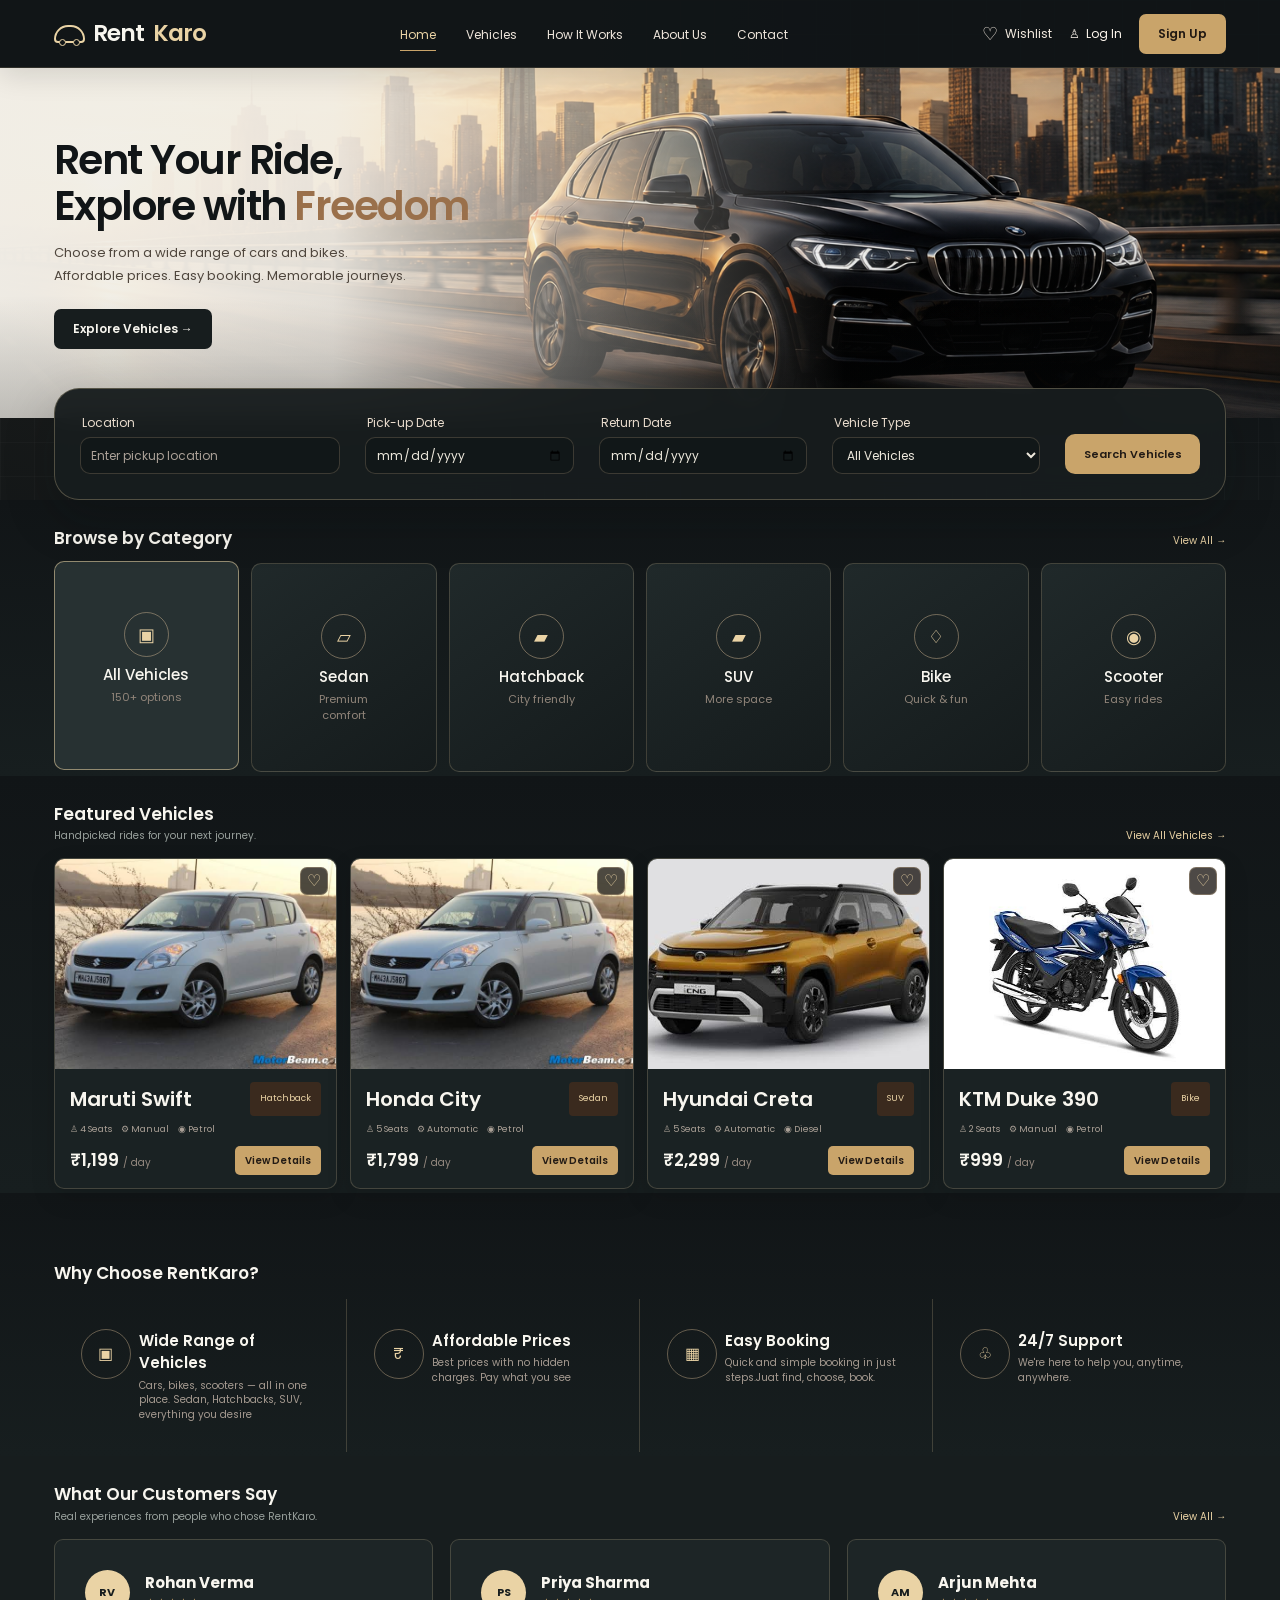
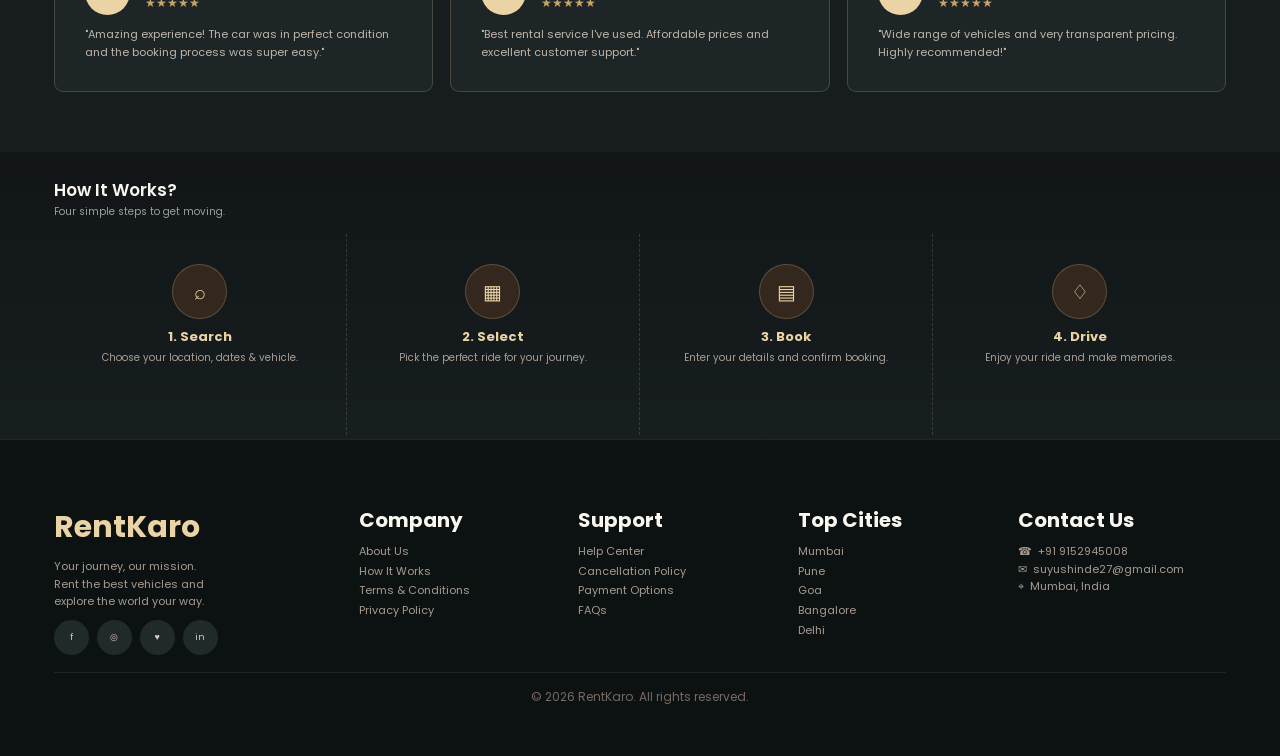
<file: index.html>
<!DOCTYPE html>
<html lang="en">
<head>
<meta charset="UTF-8">
<meta name="viewport" content="width=device-width, initial-scale=1.0">
<title>RentKaro | Premium Vehicle Rentals</title>
<link rel="stylesheet" href="css/style.css">
<link href="https://fonts.googleapis.com/css2?family=Poppins:wght@300;400;500;600;700&display=swap" rel="stylesheet">
</head>
<body>

<header class="navbar">
  <a class="logo" href="index.html"><i class="logo-mark"></i>Rent<span>Karo</span></a>
  <ul class="nav-links">
    <li><a class="active" href="index.html">Home</a></li>
    <li><a href="vehicle-listing.html">Vehicles</a></li>
    <li><a href="#how">How It Works</a></li>
    <li><a href="#why">About Us</a></li>
    <li><a href="#footer">Contact</a></li>
  </ul>
  <div class="nav-actions">
    <a class="nav-link-btn" href="booking.history.html"><span class="heart">♡</span> Wishlist</a>
    <a class="login-btn" href="login.html">♙ &nbsp;Log In</a>
    <a class="signup-btn" href="signup.html">Sign Up</a>
  </div>
</header>

<section class="hero">
  <div class="hero-content">
    <h1>Rent Your Ride,<br>Explore with <span>Freedom</span></h1>
    <p>Choose from a wide range of cars and bikes.<br>Affordable prices. Easy booking. Memorable journeys.</p>
    <a href="vehicle-listing.html" class="hero-btn">Explore Vehicles →</a>
  </div>
</section>

<section class="search-section">
  <div class="search-box">
    <div class="search-item"><label>Location</label><input id="pickupLocation" type="text" placeholder="Enter pickup location"></div>
    <div class="search-item"><label>Pick-up Date</label><input id="pickupDate" type="date"></div>
    <div class="search-item"><label>Return Date</label><input id="returnDate" type="date"></div>
    <div class="search-item">
      <label>Vehicle Type</label>
      <select id="vehicleType">
        <option value="all">All Vehicles</option>
        <option value="sedan">Sedan</option>
        <option value="hatchback">Hatchback</option>
        <option value="suv">SUV</option>
        <option value="bike">Bike</option>
        <option value="scooter">Scooter</option>
      </select>
    </div>
    <button class="search-btn" onclick="searchVehicle()">Search Vehicles</button>
  </div>
</section>

<section class="section" id="vehicles">
  <div class="section-head"><div><h2 class="section-title">Browse by Category</h2></div><a class="view-all" href="vehicle-listing.html">View All →</a></div>
  <div class="category-grid">
    <a class="category-card active" href="vehicle-listing.html?type=all"><div class="category-icon">▣</div><h3>All Vehicles</h3><small>150+ options</small></a>
    <a class="category-card" href="vehicle-listing.html?type=sedan"><div class="category-icon">▱</div><h3>Sedan</h3><small>Premium comfort</small></a>
    <a class="category-card" href="vehicle-listing.html?type=hatchback"><div class="category-icon">▰</div><h3>Hatchback</h3><small>City friendly</small></a>
    <a class="category-card" href="vehicle-listing.html?type=suv"><div class="category-icon">▰</div><h3>SUV</h3><small>More space</small></a>
    <a class="category-card" href="vehicle-listing.html?type=bike"><div class="category-icon">♢</div><h3>Bike</h3><small>Quick &amp; fun</small></a>
    <a class="category-card" href="vehicle-listing.html?type=scooter"><div class="category-icon">◉</div><h3>Scooter</h3><small>Easy rides</small></a>
  </div>
</section>

<section class="section">
  <div class="section-head"><div><h2 class="section-title">Featured Vehicles</h2><p class="section-subtitle">Handpicked rides for your next journey.</p></div><a class="view-all" href="vehicle-listing.html">View All Vehicles →</a></div>
  <div class="featured-grid">
    <article class="vehicle-card">
      <div class="vehicle-image-wrap"><img src="images/car.jpg" alt="Maruti Swift"><span class="fav">♡</span></div>
      <div class="vehicle-body"><div class="vehicle-top"><h3 class="vehicle-name">Maruti Swift</h3><span class="vehicle-tag">Hatchback</span></div><div class="vehicle-meta"><span>♙ 4 Seats</span><span>⚙ Manual</span><span>◉ Petrol</span></div><div class="vehicle-bottom"><div class="vehicle-price">₹1,199 <span>/ day</span></div><a class="small-btn" href="booking.html?vehicle_id=1">View Details</a></div></div>
    </article>
    <article class="vehicle-card">
      <div class="vehicle-image-wrap"><img src="images/car.jpg" alt="Honda City"><span class="fav">♡</span></div>
      <div class="vehicle-body"><div class="vehicle-top"><h3 class="vehicle-name">Honda City</h3><span class="vehicle-tag">Sedan</span></div><div class="vehicle-meta"><span>♙ 5 Seats</span><span>⚙ Automatic</span><span>◉ Petrol</span></div><div class="vehicle-bottom"><div class="vehicle-price">₹1,799 <span>/ day</span></div><a class="small-btn" href="booking.html?vehicle_id=2">View Details</a></div></div>
    </article>
    <article class="vehicle-card">
      <div class="vehicle-image-wrap"><img src="images/suv.jpg" alt="Hyundai Creta"><span class="fav">♡</span></div>
      <div class="vehicle-body"><div class="vehicle-top"><h3 class="vehicle-name">Hyundai Creta</h3><span class="vehicle-tag">SUV</span></div><div class="vehicle-meta"><span>♙ 5 Seats</span><span>⚙ Automatic</span><span>◉ Diesel</span></div><div class="vehicle-bottom"><div class="vehicle-price">₹2,299 <span>/ day</span></div><a class="small-btn" href="booking.html?vehicle_id=3">View Details</a></div></div>
    </article>
    <article class="vehicle-card">
      <div class="vehicle-image-wrap"><img src="images/bike.jpg" alt="KTM Duke 390"><span class="fav">♡</span></div>
      <div class="vehicle-body"><div class="vehicle-top"><h3 class="vehicle-name">KTM Duke 390</h3><span class="vehicle-tag">Bike</span></div><div class="vehicle-meta"><span>♙ 2 Seats</span><span>⚙ Manual</span><span>◉ Petrol</span></div><div class="vehicle-bottom"><div class="vehicle-price">₹999 <span>/ day</span></div><a class="small-btn" href="booking.html?vehicle_id=4">View Details</a></div></div>
    </article>
  </div>
</section>

<section class="section why-section" id="why">
  <div class="section-head"><div><h2 class="section-title">Why Choose RentKaro?</h2></div></div>
  <div class="why-grid">
    <div class="why-card"><div class="why-icon">▣</div><div><h3>Wide Range of Vehicles</h3><p>Cars, bikes, scooters — all in one place. Sedan, Hatchbacks, SUV, everything you desire</p></div></div>
    <div class="why-card"><div class="why-icon">₹</div><div><h3>Affordable Prices</h3><p>Best prices with no hidden charges. Pay what you see</p></div></div>
    <div class="why-card"><div class="why-icon">▦</div><div><h3>Easy Booking</h3><p>Quick and simple booking in just steps.Juat find, choose, book. </p></div></div>
    <div class="why-card"><div class="why-icon">♧</div><div><h3>24/7 Support</h3><p>We're here to help you, anytime, anywhere.</p></div></div>
  </div>
</section>

<section class="section testimonials" id="reviews">
  <div class="section-head"><div><h2 class="section-title">What Our Customers Say</h2><p class="section-subtitle">Real experiences from people who chose RentKaro.</p></div><a class="view-all" href="#">View All →</a></div>
  <div class="review-grid">
    <article class="review-card"><div class="reviewer"><div class="avatar">RV</div><div><strong>Rohan Verma</strong><div class="stars">★★★★★</div></div></div><p>"Amazing experience! The car was in perfect condition and the booking process was super easy."</p></article>
    <article class="review-card"><div class="reviewer"><div class="avatar">PS</div><div><strong>Priya Sharma</strong><div class="stars">★★★★★</div></div></div><p>"Best rental service I've used. Affordable prices and excellent customer support."</p></article>
    <article class="review-card"><div class="reviewer"><div class="avatar">AM</div><div><strong>Arjun Mehta</strong><div class="stars">★★★★★</div></div></div><p>"Wide range of vehicles and very transparent pricing. Highly recommended!"</p></article>
  </div>
</section>


<section class="section" id="how">
  <div class="section-head"><div><h2 class="section-title">How It Works?</h2><p class="section-subtitle">Four simple steps to get moving.</p></div></div>
  <div class="steps">
    <div class="step"><div class="step-icon">⌕</div><h3>1. Search</h3><p>Choose your location, dates &amp; vehicle.</p></div>
    <div class="step"><div class="step-icon">▦</div><h3>2. Select</h3><p>Pick the perfect ride for your journey.</p></div>
    <div class="step"><div class="step-icon">▤</div><h3>3. Book</h3><p>Enter your details and confirm booking.</p></div>
    <div class="step"><div class="step-icon">♢</div><h3>4. Drive</h3><p>Enjoy your ride and make memories.</p></div>
  </div>
</section>



<footer class="footer" id="footer">
  <div class="footer-grid">
    <div><h3 class="brand">RentKaro</h3><p>Your journey, our mission.<br>Rent the best vehicles and<br>explore the world your way.</p><div class="socials"><span class="social">f</span><span class="social">◎</span><span class="social">♥</span><span class="social">in</span></div></div>
    <div><h3>Company</h3><a href="#why">About Us</a><a href="#how">How It Works</a><a href="#">Terms &amp; Conditions</a><a href="#">Privacy Policy</a></div>
    <div><h3>Support</h3><a href="#">Help Center</a><a href="#">Cancellation Policy</a><a href="#">Payment Options</a><a href="#">FAQs</a></div>
    <div><h3>Top Cities</h3><a href="#locations">Mumbai</a><a href="#locations">Pune</a><a href="#locations">Goa</a><a href="#locations">Bangalore</a><a href="#locations">Delhi</a></div>
    <div><h3>Contact Us</h3><p>☎ &nbsp;+91 9152945008</p><p>✉ &nbsp;suyushinde27@gmail.com</p><p>⌖ &nbsp;Mumbai, India</p></div>
  </div>
  <div class="footer-bottom">© 2026 RentKaro. All rights reserved.</div>
</footer>

<script src="js/script.js"></script>
<script src="js/nav-auth.js" data-root=""></script>
</body>
</html>
</file>
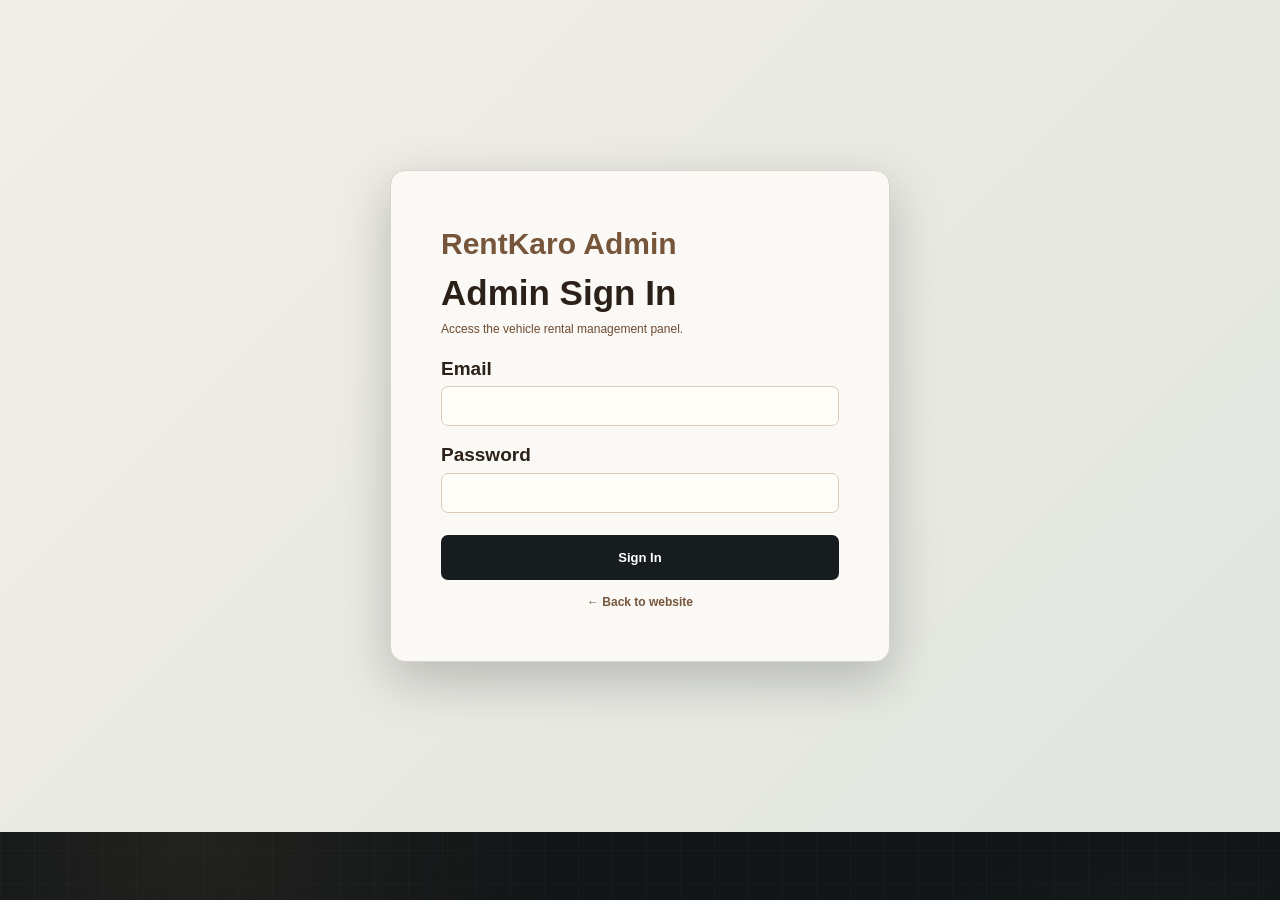
<file: admin-dashboard.html>
<!DOCTYPE html>
<html lang="en">
<head>
<meta charset="UTF-8">
<meta name="viewport" content="width=device-width,initial-scale=1.0">
<title>Admin Dashboard | RentKaro</title>
<link rel="stylesheet" href="css/style.css">
</head>
<body>
<header class="navbar">
    <a class="logo" href="index.html"><i class="logo-mark"></i>Rent<span>Karo</span></a>
    <ul class="nav-links">
        <li><a class="active" href="admin-dashboard.html">Dashboard</a></li>
        <li><a href="manage-vehicles.html">Vehicles</a></li>
        <li><a href="manage-bookings.html">Bookings</a></li>
        <li><a href="manage-users.html">Users</a></li>
    </ul>
    <div class="nav-actions">
        <a class="login-btn" href="admin/logout.php">Logout</a>
        <a class="login-btn" href="index.html">Website</a>
    </div>
</header>
<main class="page-shell">
    <h1 class="page-title">Admin Dashboard</h1>
    <p class="page-lead">Monitor RentKaro operations at a glance.</p>

    <div id="statsContainer" class="stat-grid">
        <div class="stat">
            <small>Total Vehicles</small>
            <h2 id="totalVehicles">0</h2>
        </div>
        <div class="stat">
            <small>Active Bookings</small>
            <h2 id="activeBookings">0</h2>
        </div>
        <div class="stat">
            <small>Registered Users</small>
            <h2 id="totalUsers">0</h2>
        </div>
        <div class="stat">
            <small>Monthly Revenue</small>
            <h2 id="monthlyRevenue">₹0</h2>
        </div>
    </div>

    <div class="panel">
        <h2>Quick Management</h2>
        <div class="form-actions">
            <a class="primary-btn" href="manage-vehicles.html">Manage Vehicles</a>
            <a class="secondary-btn" href="manage-bookings.html">Manage Bookings</a>
            <a class="secondary-btn" href="manage-users.html">Manage Users</a>
        </div>
    </div>

    <div class="panel" style="margin-top:20px">
        <h2>Statistics</h2>
        <dl style="font-size:11px;color:#c4b8ac">
            <div style="display:flex;justify-content:space-between;padding:7px 0;border-bottom:1px solid var(--line-light)">
                <dt>Vehicles Available</dt>
                <dd id="statsAvailable">0</dd>
            </div>
            <div style="display:flex;justify-content:space-between;padding:7px 0;border-bottom:1px solid var(--line-light)">
                <dt>Vehicles Booked</dt>
                <dd id="statsBooked">0</dd>
            </div>
            <div style="display:flex;justify-content:space-between;padding:7px 0;border-bottom:1px solid var(--line-light)">
                <dt>Vehicles in Maintenance</dt>
                <dd id="statsMaintenance">0</dd>
            </div>
            <div style="display:flex;justify-content:space-between;padding:7px 0">
                <dt>Pending Payments</dt>
                <dd id="statsPending">0</dd>
            </div>
        </dl>
    </div>
</main>
<script>
async function loadAdminDashboard() {
    try {
        const response = await fetch("./admin/session.php", {
            credentials: "same-origin"
        });
        const result = await response.json();

        if (!result.success) {
            window.location.href = "admin-login.html";
            return;
        }

        const stats = result.stats || {};

        // Update main stats
        document.getElementById("totalVehicles").textContent = stats.total_vehicles || 0;
        document.getElementById("activeBookings").textContent = stats.active_bookings || 0;
        document.getElementById("totalUsers").textContent = stats.total_users || 0;
        document.getElementById("monthlyRevenue").textContent = "₹" + Math.floor(stats.monthly_revenue || 0).toLocaleString("en-IN");

        // Update detailed stats
        document.getElementById("statsAvailable").textContent = stats.vehicles_available || 0;
        document.getElementById("statsBooked").textContent = stats.vehicles_booked || 0;
        document.getElementById("statsMaintenance").textContent = stats.vehicles_maintenance || 0;

        // Calculate pending payments from bookings
        document.getElementById("statsPending").textContent = stats.active_bookings || 0;

    } catch (error) {
        console.error("Error loading dashboard:", error);
        alert("Unable to load dashboard. Please log in again.");
        window.location.href = "admin-login.html";
    }
}

// Load dashboard on page load
loadAdminDashboard();
</script>
</body>
</html>
</file>
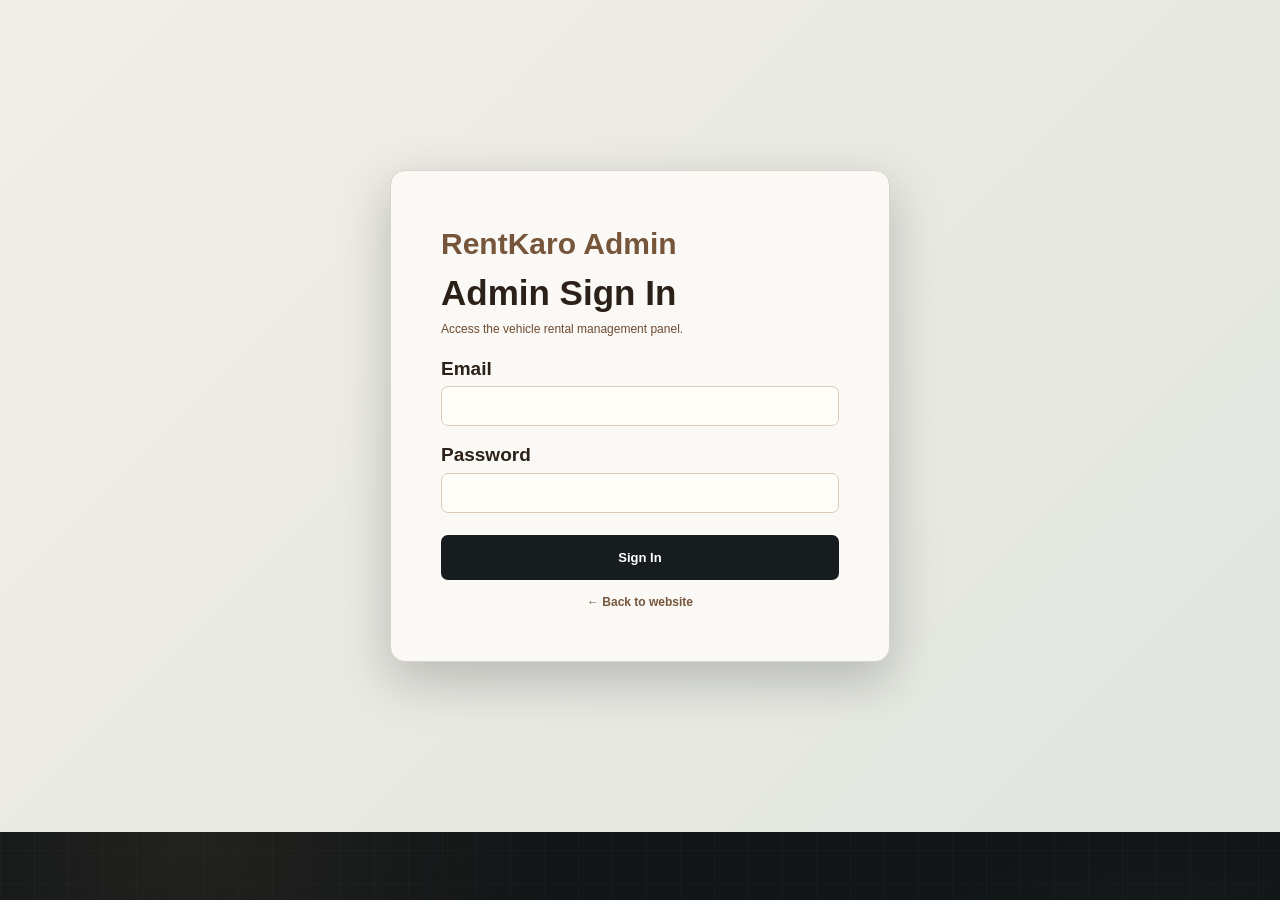
<file: admin-login.html>
<!DOCTYPE html>
<html lang="en">
<head>
<meta charset="UTF-8">
<meta name="viewport" content="width=device-width,initial-scale=1.0">
<title>Admin Login | RentKaro</title>
<link rel="stylesheet" href="css/style.css">
</head>
<body>
<main class="auth-page">
    <div class="auth-card">
        <div class="auth-brand">RentKaro Admin</div>
        <h1>Admin Sign In</h1>
        <p>Access the vehicle rental management panel.</p>
        <form id="adminLoginForm">
            <div class="form-group">
                <label>Email</label>
                <input id="adminEmail" type="email" required>
            </div>
            <div class="form-group">
                <label>Password</label>
                <input id="adminPassword" type="password" required>
            </div>
            <button class="full-btn" type="submit">Sign In</button>
        </form>
        <div class="auth-footer">
            <a href="index.html">← Back to website</a>
        </div>
    </div>
</main>
<script>
document.getElementById("adminLoginForm").addEventListener("submit", async function(e) {
    e.preventDefault();

    const email = document.getElementById("adminEmail").value.trim();
    const password = document.getElementById("adminPassword").value;

    if (!email || !password) {
        alert("Please fill in all fields.");
        return;
    }

    try {
        const response = await fetch("./admin/login.php", {
            method: "POST",
            headers: { "Content-Type": "application/x-www-form-urlencoded" },
            body: new URLSearchParams({ email: email, password: password })
        });

        const result = await response.json();

        if (result.success) {
            alert(result.message);
            window.location.href = "admin-dashboard.html";
        } else {
            alert(result.message);
        }
    } catch (error) {
        console.error(error);
        alert("Unable to connect to the server.");
    }
});
</script>
</body>
</html>
</file>
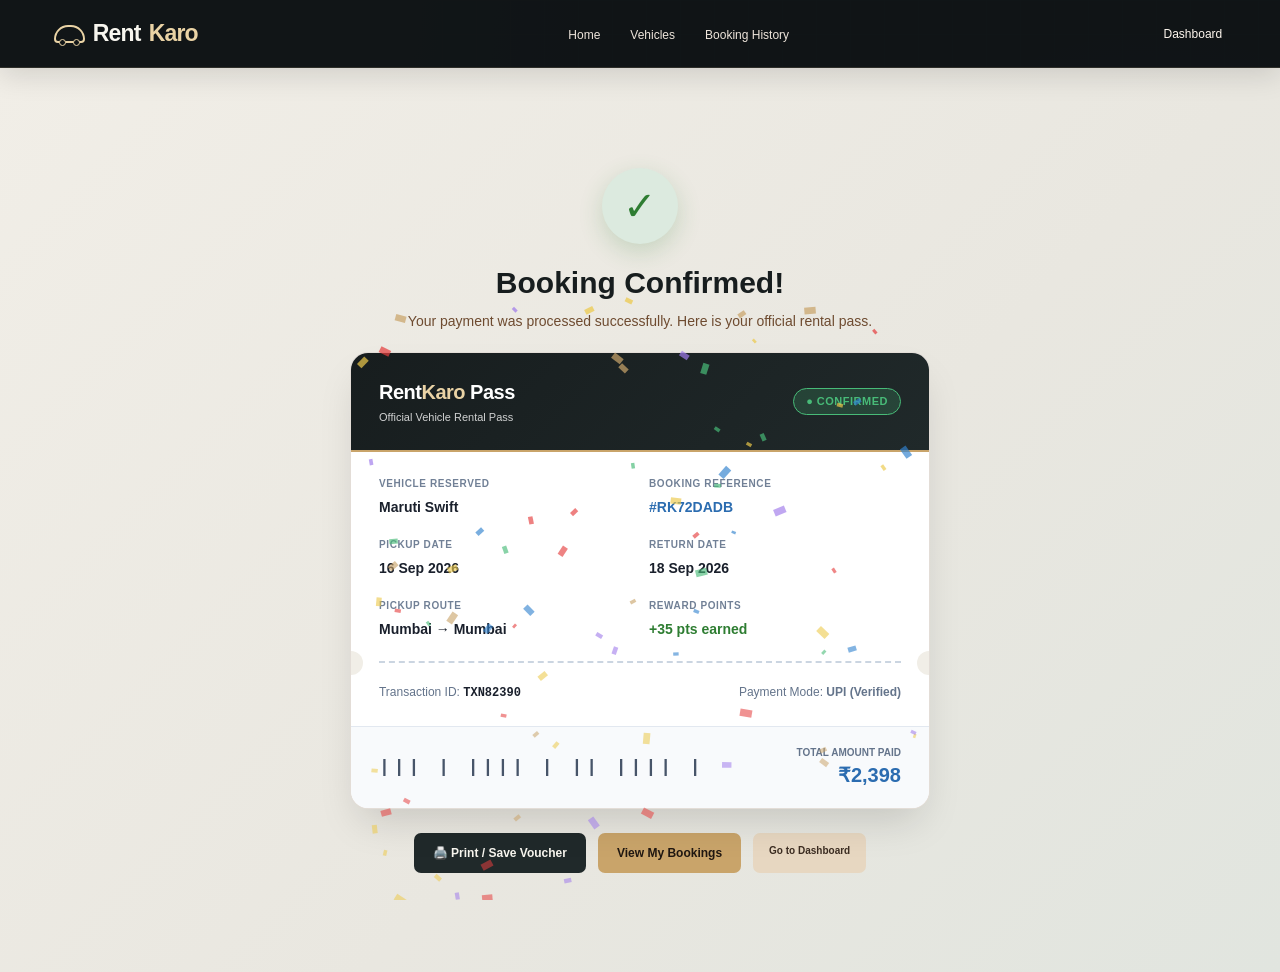
<file: booking-success.html>
<!DOCTYPE html>
<html lang="en">
<head>
<meta charset="UTF-8">
<meta name="viewport" content="width=device-width,initial-scale=1.0">
<title>Booking Confirmed | RentKaro</title>
<link rel="stylesheet" href="css/style.css">
<style>
/* Confetti Canvas */
#confettiCanvas {
    position: fixed;
    top: 0;
    left: 0;
    width: 100vw;
    height: 100vh;
    pointer-events: none;
    z-index: 9999;
}

/* Boarding Pass / Rental Voucher */
.ticket-container {
    max-width: 580px;
    margin: 20px auto;
    background: #ffffff;
    border-radius: 18px;
    overflow: hidden;
    box-shadow: 0 20px 40px -10px rgba(0,0,0,0.15);
    border: 1px solid rgba(118,85,59,0.2);
    text-align: left;
    color: #1a202c;
    position: relative;
}

.ticket-header {
    background: linear-gradient(135deg, #171d1e 0%, #20292a 100%);
    color: #ffffff;
    padding: 24px 28px;
    display: flex;
    justify-content: space-between;
    align-items: center;
    border-bottom: 2px solid #c9a46a;
}
.ticket-brand {
    font-size: 20px;
    font-weight: 700;
    letter-spacing: -0.5px;
}
.ticket-brand span { color: #ead3a5; }
.ticket-status-badge {
    background: rgba(72, 187, 120, 0.2);
    color: #48bb78;
    border: 1px solid #48bb78;
    padding: 4px 12px;
    border-radius: 20px;
    font-size: 11px;
    font-weight: 700;
    letter-spacing: 0.5px;
    text-transform: uppercase;
}

.ticket-body {
    padding: 24px 28px;
}

.ticket-grid {
    display: grid;
    grid-template-columns: repeat(2, 1fr);
    gap: 18px;
    margin-bottom: 20px;
}
.ticket-cell small {
    display: block;
    font-size: 10px;
    text-transform: uppercase;
    letter-spacing: 0.6px;
    color: #718096;
    font-weight: 600;
    margin-bottom: 4px;
}
.ticket-cell strong {
    font-size: 14px;
    color: #1a202c;
}

.ticket-divider {
    position: relative;
    border-top: 2px dashed #cbd5e1;
    margin: 20px 0;
}
.ticket-divider::before, .ticket-divider::after {
    content: "";
    position: absolute;
    top: -12px;
    width: 24px;
    height: 24px;
    background: var(--cream);
    border-radius: 50%;
}
.ticket-divider::before { left: -40px; }
.ticket-divider::after { right: -40px; }

.ticket-footer {
    display: flex;
    justify-content: space-between;
    align-items: center;
    background: #f8fafc;
    padding: 18px 28px;
    border-top: 1px solid #e2e8f0;
}
.barcode {
    font-family: monospace;
    letter-spacing: 4px;
    font-size: 18px;
    font-weight: 700;
    color: #475569;
}
.total-paid-tag {
    text-align: right;
}
.total-paid-tag small {
    font-size: 10px;
    color: #64748b;
    display: block;
    text-transform: uppercase;
    font-weight: 600;
}
.total-paid-tag strong {
    font-size: 20px;
    color: #2b6cb0;
}

.success-check-bubble {
    width: 76px;
    height: 76px;
    border-radius: 50%;
    background: #dceadf;
    color: #2e7d32;
    display: flex;
    align-items: center;
    justify-content: center;
    font-size: 40px;
    margin: 0 auto 16px;
    box-shadow: 0 8px 24px rgba(46, 125, 50, 0.2);
    animation: bounceIn 0.5s ease-out;
}
@keyframes bounceIn {
    0% { transform: scale(0); opacity: 0; }
    60% { transform: scale(1.15); }
    100% { transform: scale(1); opacity: 1; }
}

@media print {
    .navbar, .action-buttons-wrap, #confettiCanvas { display: none !important; }
    body { background: white !important; }
    .ticket-container { box-shadow: none; border: 1px solid #000; }
}
</style>
</head>
<body>

<canvas id="confettiCanvas"></canvas>

<header class="navbar">
    <a class="logo" href="index.html">
        <i class="logo-mark"></i>Rent<span>Karo</span>
    </a>
    <ul class="nav-links">
        <li><a href="index.html">Home</a></li>
        <li><a href="vehicle-listing.html">Vehicles</a></li>
        <li><a href="booking.history.html">Booking History</a></li>
    </ul>
    <div class="nav-actions">
        <a class="login-btn" href="dashboard.html">Dashboard</a>
    </div>
</header>

<main class="page-shell" style="text-align:center;">
    <div class="container">
        <div class="success-check-bubble">✓</div>
        <h1 style="font-size:30px; font-weight:700; color:var(--espresso); margin-bottom:6px;">Booking Confirmed!</h1>
        <p style="color:#6e4b30; font-size:14px; max-width:500px; margin:0 auto 10px;">
            Your payment was processed successfully. Here is your official rental pass.
        </p>

        <!-- Digital Rental Voucher -->
        <div class="ticket-container" id="voucherCard">
            <div class="ticket-header">
                <div>
                    <div class="ticket-brand">Rent<span>Karo</span> Pass</div>
                    <div style="font-size:11px; opacity:0.8; margin-top:2px;">Official Vehicle Rental Pass</div>
                </div>
                <div class="ticket-status-badge">● Confirmed</div>
            </div>

            <div class="ticket-body">
                <div class="ticket-grid">
                    <div class="ticket-cell">
                        <small>Vehicle Reserved</small>
                        <strong id="recVehicleName">Maruti Swift</strong>
                    </div>
                    <div class="ticket-cell">
                        <small>Booking Reference</small>
                        <strong id="recBookingCode" style="color:#2b6cb0;">#RK72DADB</strong>
                    </div>
                    <div class="ticket-cell">
                        <small>Pickup Date</small>
                        <strong id="recPickup">16 Sep 2026</strong>
                    </div>
                    <div class="ticket-cell">
                        <small>Return Date</small>
                        <strong id="recReturn">18 Sep 2026</strong>
                    </div>
                    <div class="ticket-cell">
                        <small>Pickup Route</small>
                        <strong id="recRoute">Mumbai → Mumbai</strong>
                    </div>
                    <div class="ticket-cell">
                        <small>Reward Points</small>
                        <strong style="color:#2e7d32;" id="recPoints">+35 pts earned</strong>
                    </div>
                </div>

                <div class="ticket-divider"></div>

                <div style="display:flex; justify-content:space-between; align-items:center; font-size:12px; color:#64748b;">
                    <span>Transaction ID: <code id="recTxnId" style="color:#1a202c; font-weight:600;">TXN82390</code></span>
                    <span>Payment Mode: <strong>UPI (Verified)</strong></span>
                </div>
            </div>

            <div class="ticket-footer">
                <div class="barcode">||| | |||| | || |||| |</div>
                <div class="total-paid-tag">
                    <small>Total Amount Paid</small>
                    <strong id="recAmount">₹2,398</strong>
                </div>
            </div>
        </div>

        <div class="action-buttons-wrap" style="display:flex; gap:12px; justify-content:center; margin-top:24px; flex-wrap:wrap;">
            <button class="primary-btn" onclick="window.print()" style="background:#20292a; color:#f8f6ef;">🖨️ Print / Save Voucher</button>
            <a class="signup-btn" href="booking.history.html">View My Bookings</a>
            <a class="secondary-btn" href="dashboard.html">Go to Dashboard</a>
        </div>
    </div>
</main>

<script>
// Confetti Animation Effect
(function() {
    const canvas = document.getElementById("confettiCanvas");
    const ctx = canvas.getContext("2d");
    let width = canvas.width = window.innerWidth;
    let height = canvas.height = window.innerHeight;

    window.addEventListener('resize', () => {
        width = canvas.width = window.innerWidth;
        height = canvas.height = window.innerHeight;
    });

    const particles = [];
    const colors = ["#c9a46a", "#3182ce", "#48bb78", "#e53e3e", "#ecc94b", "#9f7aea"];

    for (let i = 0; i < 90; i++) {
        particles.push({
            x: width * 0.5,
            y: height * 0.3,
            vx: (Math.random() - 0.5) * 16,
            vy: (Math.random() - 0.7) * 18,
            size: Math.random() * 8 + 4,
            color: colors[Math.floor(Math.random() * colors.length)],
            rotation: Math.random() * 360,
            rotationSpeed: (Math.random() - 0.5) * 10,
            gravity: 0.35,
            drag: 0.98,
            alpha: 1
        });
    }

    function render() {
        ctx.clearRect(0, 0, width, height);
        let alive = false;

        particles.forEach(p => {
            p.x += p.vx;
            p.y += p.vy;
            p.vy += p.gravity;
            p.vx *= p.drag;
            p.vy *= p.drag;
            p.rotation += p.rotationSpeed;
            if (p.vy > 0) p.alpha -= 0.007;

            if (p.alpha > 0) {
                alive = true;
                ctx.save();
                ctx.translate(p.x, p.y);
                ctx.rotate(p.rotation * Math.PI / 180);
                ctx.globalAlpha = Math.max(0, p.alpha);
                ctx.fillStyle = p.color;
                ctx.fillRect(-p.size / 2, -p.size / 2, p.size, p.size * 0.6);
                ctx.restore();
            }
        });

        if (alive) requestAnimationFrame(render);
        else ctx.clearRect(0, 0, width, height);
    }
    render();
})();

// Populate Receipt Details
const rawReceipt = sessionStorage.getItem("lastBookingReceipt");
if (rawReceipt) {
    try {
        const receipt = JSON.parse(rawReceipt);
        document.getElementById("recBookingCode").textContent = "#" + receipt.booking_code;
        document.getElementById("recTxnId").textContent = receipt.transaction_id;
        document.getElementById("recVehicleName").textContent = receipt.vehicle_name;
        document.getElementById("recPickup").textContent = receipt.pickup_date;
        document.getElementById("recReturn").textContent = receipt.return_date;
        document.getElementById("recRoute").textContent = (receipt.pickup_location || "City") + " → " + (receipt.dropoff_location || "City");
        document.getElementById("recPoints").textContent = "+" + receipt.reward_points + " pts earned";
        document.getElementById("recAmount").textContent = "₹" + Number(receipt.amount_paid).toLocaleString("en-IN");
    } catch (e) {
        console.error(e);
    }
}
</script>

</body>
</html>
</file>
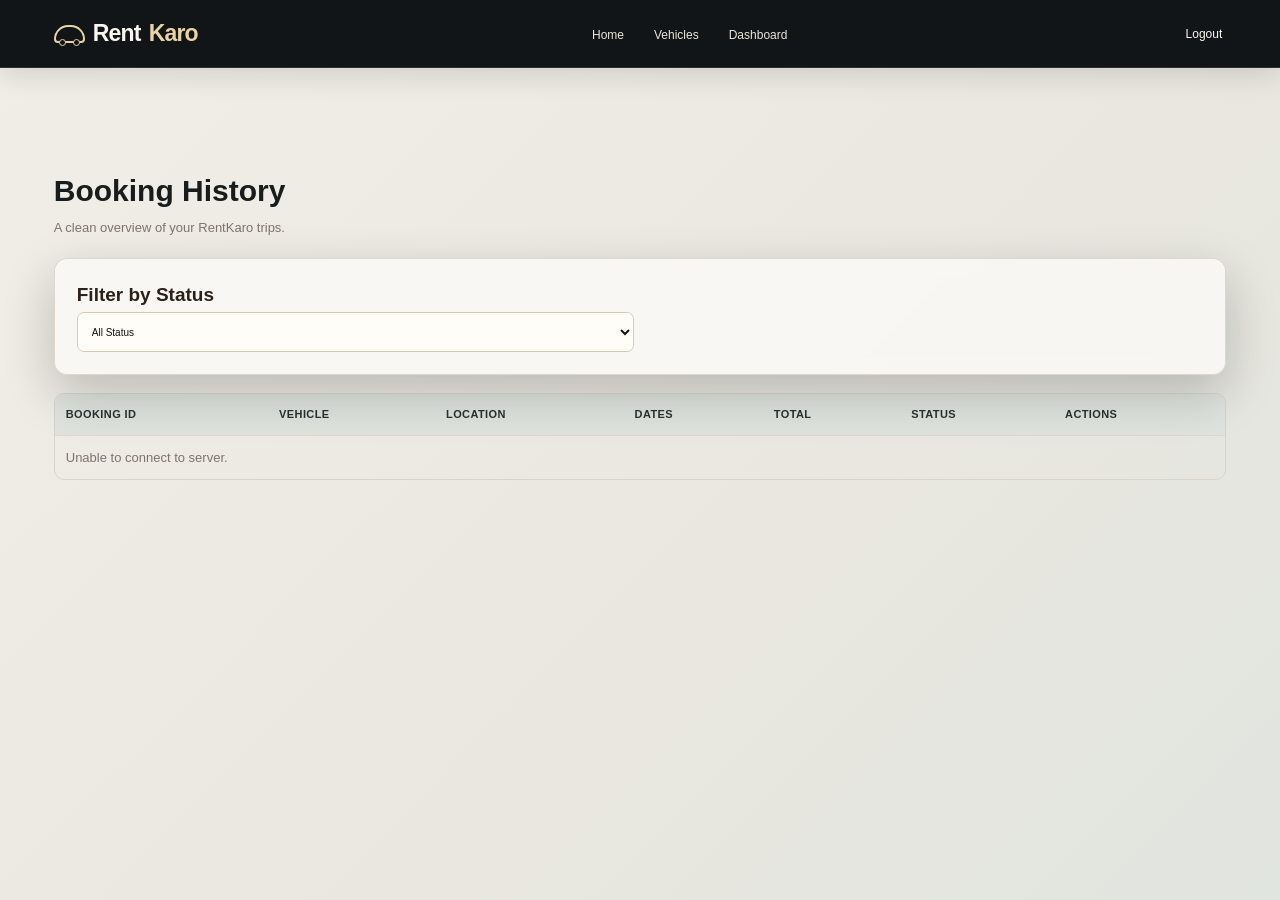
<file: booking.history.html>
<!DOCTYPE html>
<html lang="en">
<head>
<meta charset="UTF-8">
<meta name="viewport" content="width=device-width,initial-scale=1.0">
<title>Booking History | RentKaro</title>
<link rel="stylesheet" href="css/style.css">
<style>
.bookings-loading { text-align:center; padding:40px; color:#7f7469; }
.bookings-empty { text-align:center; padding:40px; color:#7f7469; }
</style>
</head>
<body>
<header class="navbar">
    <a class="logo" href="index.html"><i class="logo-mark"></i>Rent<span>Karo</span></a>
    <ul class="nav-links">
        <li><a href="index.html">Home</a></li>
        <li><a href="vehicle-listing.html">Vehicles</a></li>
        <li><a href="dashboard.html">Dashboard</a></li>
    </ul>
    <div class="nav-actions">
        <a class="login-btn" href="backend/logout.php">Logout</a>
    </div>
</header>
<main class="page-shell">
    <h1 class="page-title">Booking History</h1>
    <p class="page-lead">A clean overview of your RentKaro trips.</p>
    <div class="panel" style="margin-bottom:18px">
        <div class="form-grid">
            <div class="form-group">
                <label>Filter by Status</label>
                <select id="statusFilter">
                    <option value="">All Status</option>
                    <option value="pending">Pending</option>
                    <option value="confirmed">Confirmed</option>
                    <option value="active">Active</option>
                    <option value="completed">Completed</option>
                    <option value="cancelled">Cancelled</option>
                </select>
            </div>
        </div>
    </div>
    <div class="table-wrap">
        <table class="data-table">
            <thead>
                <tr>
                    <th>Booking ID</th>
                    <th>Vehicle</th>
                    <th>Location</th>
                    <th>Dates</th>
                    <th>Total</th>
                    <th>Status</th>
                    <th>Actions</th>
                </tr>
            </thead>
            <tbody id="bookingsTableBody">
                <tr><td colspan="7" class="bookings-loading">Loading bookings...</td></tr>
            </tbody>
        </table>
    </div>
</main>
<script>
async function loadBookings() {
    const status = document.getElementById("statusFilter").value;
    const tbody = document.getElementById("bookingsTableBody");
    tbody.innerHTML = '<tr><td colspan="7" class="bookings-loading">Loading bookings...</td></tr>';

    try {
        let url = "./backend/get-bookings.php";
        if (status) url += "?status=" + encodeURIComponent(status);

        const response = await fetch(url);
        const result = await response.json();

        if (result.success) {
            displayBookings(result.bookings);
        } else {
            tbody.innerHTML = '<tr><td colspan="7" class="bookings-empty">Failed to load bookings. Please log in again.</td></tr>';
        }
    } catch (error) {
        console.error("Error loading bookings:", error);
        tbody.innerHTML = '<tr><td colspan="7" class="bookings-empty">Unable to connect to server.</td></tr>';
    }
}

function displayBookings(bookings) {
    const tbody = document.getElementById("bookingsTableBody");

    if (!bookings || bookings.length === 0) {
        tbody.innerHTML = '<tr><td colspan="7" class="bookings-empty">No bookings found.</td></tr>';
        return;
    }

    let html = "";
    bookings.forEach(booking => {
        const statusClass = getStatusClass(booking.booking_status);
        const statusLabel = getStatusLabel(booking.booking_status);
        const actionHtml = getActionHtml(booking);

        html += `
            <tr>
                <td>#${booking.booking_code}</td>
                <td>${booking.vehicle_name}</td>
                <td>${booking.pickup_location} → ${booking.dropoff_location}</td>
                <td>${formatDate(booking.pickup_date)} – ${formatDate(booking.return_date)}</td>
                <td>₹${Number(booking.rental_cost).toLocaleString("en-IN")}</td>
                <td><span class="badge ${statusClass}">${statusLabel}</span></td>
                <td>${actionHtml}</td>
            </tr>
        `;
    });
    tbody.innerHTML = html;
}

function getStatusClass(status) {
    switch(status) {
        case "confirmed": return "success";
        case "completed": return "success";
        case "cancelled": return "danger";
        case "active": return "success";
        case "pending": return "";
        default: return "";
    }
}

function getStatusLabel(status) {
    switch(status) {
        case "confirmed": return "Confirmed";
        case "completed": return "Completed";
        case "cancelled": return "Cancelled";
        case "active": return "Active";
        case "pending": return "Pending";
        default: return status;
    }
}

function getActionHtml(booking) {
    const status = booking.booking_status;

    if (status === "pending" || status === "confirmed") {
        return `<button class="table-action delete-action" onclick="cancelBooking(${booking.booking_id})">Cancel</button>`;
    }
    return "";
}

async function cancelBooking(bookingId) {
    if (!confirm("Are you sure you want to cancel this booking?")) return;

    const response = await fetch("./backend/cancel-booking.php", {
        method: "POST",
        headers: { "Content-Type": "application/x-www-form-urlencoded" },
        body: new URLSearchParams({ booking_id: bookingId })
    });

    const result = await response.json();

    if (result.success) {
        alert("Booking cancelled successfully.");
        loadBookings();
    } else {
        alert("Failed to cancel booking: " + result.message);
    }
}

function formatDate(dateStr) {
    const date = new Date(dateStr);
    return date.toLocaleDateString("en-GB", { day: "numeric", month: "short" });
}

// Event listeners
document.getElementById("statusFilter").addEventListener("change", loadBookings);

// Load bookings when page opens
loadBookings();
</script>
<script src="js/nav-auth.js" data-root=""></script>
</body>
</html>
</file>
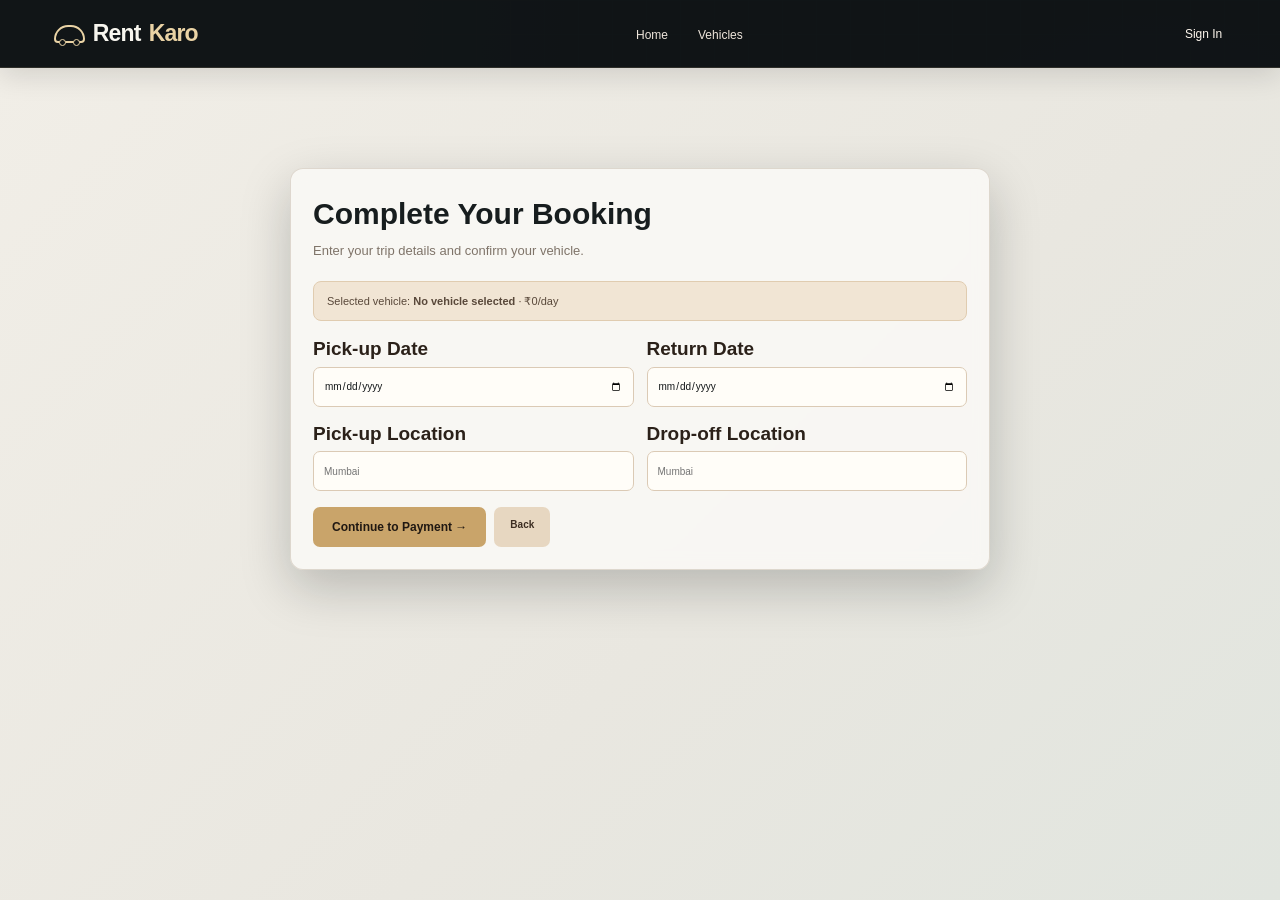
<file: booking.html>
<!DOCTYPE html>
<html lang="en">

<head>
    <meta charset="UTF-8">
    <meta http-equiv="Cache-Control" content="no-cache, no-store, must-revalidate">
    <meta http-equiv="Pragma" content="no-cache">
    <meta http-equiv="Expires" content="0">
    <meta name="viewport" content="width=device-width, initial-scale=1.0">
    <title>Booking | RentKaro</title>

    <link rel="stylesheet" href="css/style.css">
</head>

<body>

    <header class="navbar">

        <a class="logo" href="index.html">
            <i class="logo-mark"></i>Rent<span>Karo</span>
        </a>

        <ul class="nav-links">
            <li><a href="index.html">Home</a></li>
            <li><a href="vehicle-listing.html">Vehicles</a></li>
        </ul>

        <div class="nav-actions">
            <a class="login-btn" href="login.html">Sign In</a>
        </div>

    </header>


    <main class="page-shell">

        <div class="panel" style="max-width:700px;margin:auto">

            <h1 class="page-title">Complete Your Booking</h1>

            <p class="page-lead">
                Enter your trip details and confirm your vehicle.
            </p>


            <div class="notice">
                Selected vehicle:
                <strong id="vehicleName">Loading...</strong>
                · ₹<span id="vehiclePrice">0</span>/day
            </div>


            <form onsubmit="event.preventDefault(); continueToPayment()">

                <div class="form-grid">

                    <div class="form-group">
                        <label>Pick-up Date</label>
                        <input type="date" id="pickupDate" required>
                    </div>


                    <div class="form-group">
                        <label>Return Date</label>
                        <input type="date" id="returnDate" required>
                    </div>


                    <div class="form-group">
                        <label>Pick-up Location</label>

                        <input
                            type="text"
                            id="pickupLocation"
                            required
                            placeholder="Mumbai">

                    </div>


                    <div class="form-group">
                        <label>Drop-off Location</label>

                        <input
                            type="text"
                            id="dropoffLocation"
                            required
                            placeholder="Mumbai">

                    </div>

                </div>


                <div class="form-actions">

                    <button class="primary-btn" type="submit">
                        Continue to Payment →
                    </button>

                    <a class="secondary-btn" href="vehicle-listing.html">
                        Back
                    </a>

                </div>

            </form>

        </div>

    </main>


    <script>

        const vehicleName = document.getElementById("vehicleName");
        const vehiclePrice = document.getElementById("vehiclePrice");


        async function loadVehicle() {

            // Get vehicle_id from the URL
            const params = new URLSearchParams(window.location.search);
            const vehicleId = params.get("vehicle_id");


            // If no vehicle ID was provided
            if (!vehicleId) {

                vehicleName.textContent = "No vehicle selected";
                vehiclePrice.textContent = "0";

                return;
            }


            try {

                // Get vehicle information from PHP
                const response = await fetch(
                    `./backend/getvehicle.php?vehicle_id=${encodeURIComponent(vehicleId)}`,
                    {
                        cache: "no-store"
                    }
                );


                const responseText = await response.text();


                let result;

                try {

                    result = JSON.parse(responseText);

                } catch (error) {

                    throw new Error(
                        "The server did not return valid JSON."
                    );

                }


                // Check PHP response
                if (!response.ok || result.success !== true) {

                    throw new Error(
                        result.message || "Vehicle not found."
                    );

                }


                const vehicle = result.vehicle;


                // Display vehicle information
                vehicleName.textContent = vehicle.vehicle_name;

                vehiclePrice.textContent = Number(
                    vehicle.price_per_day
                ).toLocaleString("en-IN");


                // Save selected vehicle
                sessionStorage.setItem(
                    "selectedVehicle",
                    JSON.stringify(vehicle)
                );


            } catch (error) {

                console.error(
                    "Vehicle loading error:",
                    error
                );

                vehicleName.textContent =
                    "Unable to load vehicle";

                vehiclePrice.textContent = "0";

            }

        }


        function continueToPayment() {

            const params =
                new URLSearchParams(window.location.search);

            const vehicleId =
                params.get("vehicle_id");


            // Get booking form values
            const pickupDate =
                document.getElementById("pickupDate").value;

            const returnDate =
                document.getElementById("returnDate").value;

            const pickupLocation =
                document.getElementById("pickupLocation").value;

            const dropoffLocation =
                document.getElementById("dropoffLocation").value;


            // Save booking details temporarily
            const bookingDetails = {

                vehicle_id: vehicleId,

                pickup_date: pickupDate,

                return_date: returnDate,

                pickup_location: pickupLocation,

                dropoff_location: dropoffLocation

            };


            sessionStorage.setItem(
                "bookingDetails",
                JSON.stringify(bookingDetails)
            );


            // Go to payment page
            window.location.href =
                `payment.html?vehicle_id=${encodeURIComponent(vehicleId)}`;

        }


        // Load vehicle when page opens
        loadVehicle();

    </script>
    <script src="js/nav-auth.js" data-root=""></script>

</body>

</html>
</file>
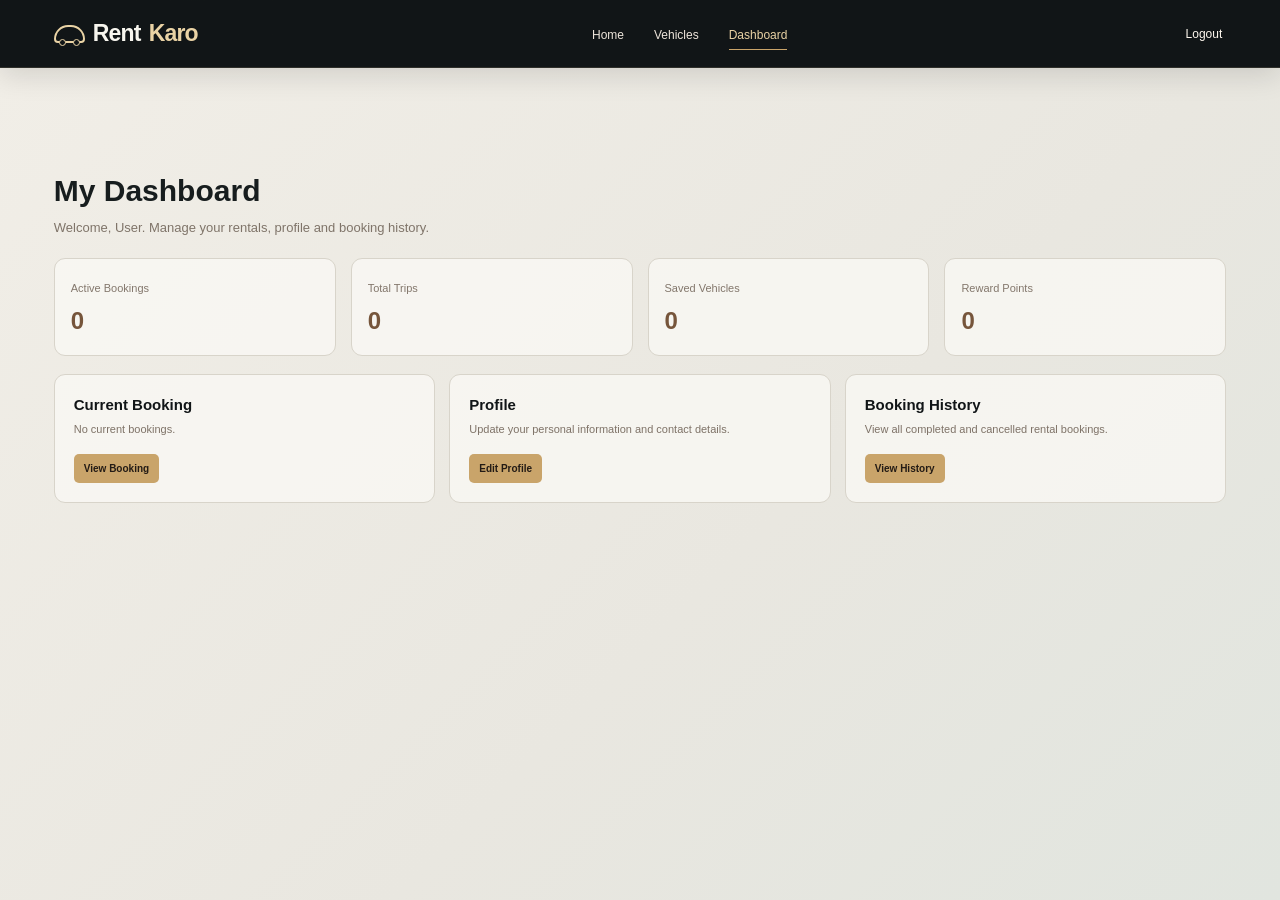
<file: dashboard.html>
<!DOCTYPE html>
<html lang="en">

<head>
    <meta charset="UTF-8">
    <meta name="viewport" content="width=device-width, initial-scale=1.0">
    <title>Dashboard | RentKaro</title>

    <link rel="stylesheet" href="css/style.css">
</head>

<body>

    <header class="navbar">

        <a class="logo" href="index.html">
            <i class="logo-mark"></i>Rent<span>Karo</span>
        </a>

        <ul class="nav-links">
            <li><a href="index.html">Home</a></li>
            <li><a href="vehicle-listing.html">Vehicles</a></li>
            <li><a class="active" href="dashboard.html">Dashboard</a></li>
        </ul>

        <div class="nav-actions">
            <a class="login-btn" href="backend/logout.php">Logout</a>
        </div>

    </header>


    <main class="page-shell">

        <h1 class="page-title">My Dashboard</h1>

        <p class="page-lead">
            Welcome, <span id="userName">User</span>. Manage your rentals, profile and booking history.
        </p>


        <div class="stat-grid">

            <div class="stat">
                <small>Active Bookings</small>
                <h2 id="activeBookings">0</h2>
            </div>

            <div class="stat">
                <small>Total Trips</small>
                <h2 id="totalTrips">0</h2>
            </div>

            <div class="stat">
                <small>Saved Vehicles</small>
                <h2 id="savedVehicles">0</h2>
            </div>

            <div class="stat">
                <small>Reward Points</small>
                <h2 id="rewardPoints">0</h2>
            </div>

        </div>


        <div class="card-grid">

            <div class="simple-card">
                <h3>Current Booking</h3>

                <p id="currentBooking">No current bookings.</p>

                <div class="form-actions">
                    <a class="small-btn" href="booking.history.html">
                        View Booking
                    </a>
                </div>
            </div>


            <div class="simple-card">
                <h3>Profile</h3>

                <p>
                    Update your personal information and contact details.
                </p>

                <div class="form-actions">
                    <a class="small-btn" href="edit-profile.html">
                        Edit Profile
                    </a>
                </div>
            </div>


            <div class="simple-card">
                <h3>Booking History</h3>

                <p>
                    View all completed and cancelled rental bookings.
                </p>

                <div class="form-actions">
                    <a class="small-btn" href="booking.history.html">
                        View History
                    </a>
                </div>
            </div>

        </div>

    </main>


    <script>

        async function loadUser() {

            try {

                const response = await fetch("backend/session.php", {
                    credentials: "same-origin"
                });

                const result = await response.json();


                if (!result.success) {

                    window.location.href = "login.html";

                    return;
                }


                document.getElementById("userName").textContent = result.name || "User";
                document.getElementById("activeBookings").textContent = result.active_bookings || 0;
                document.getElementById("totalTrips").textContent = result.total_trips || 0;
                document.getElementById("savedVehicles").textContent = result.saved_vehicles || 0;
                document.getElementById("rewardPoints").textContent = result.reward_points || 0;

                if (result.current_booking) {
                    const booking = result.current_booking;
                    document.getElementById("currentBooking").textContent =
                        `${booking.vehicle_name} · ${booking.pickup_location} · ${booking.pickup_date} – ${booking.return_date}`;
                }


            } catch (error) {

                console.error(error);

            }

        }


        loadUser();

    </script>

</body>

</html>
</file>
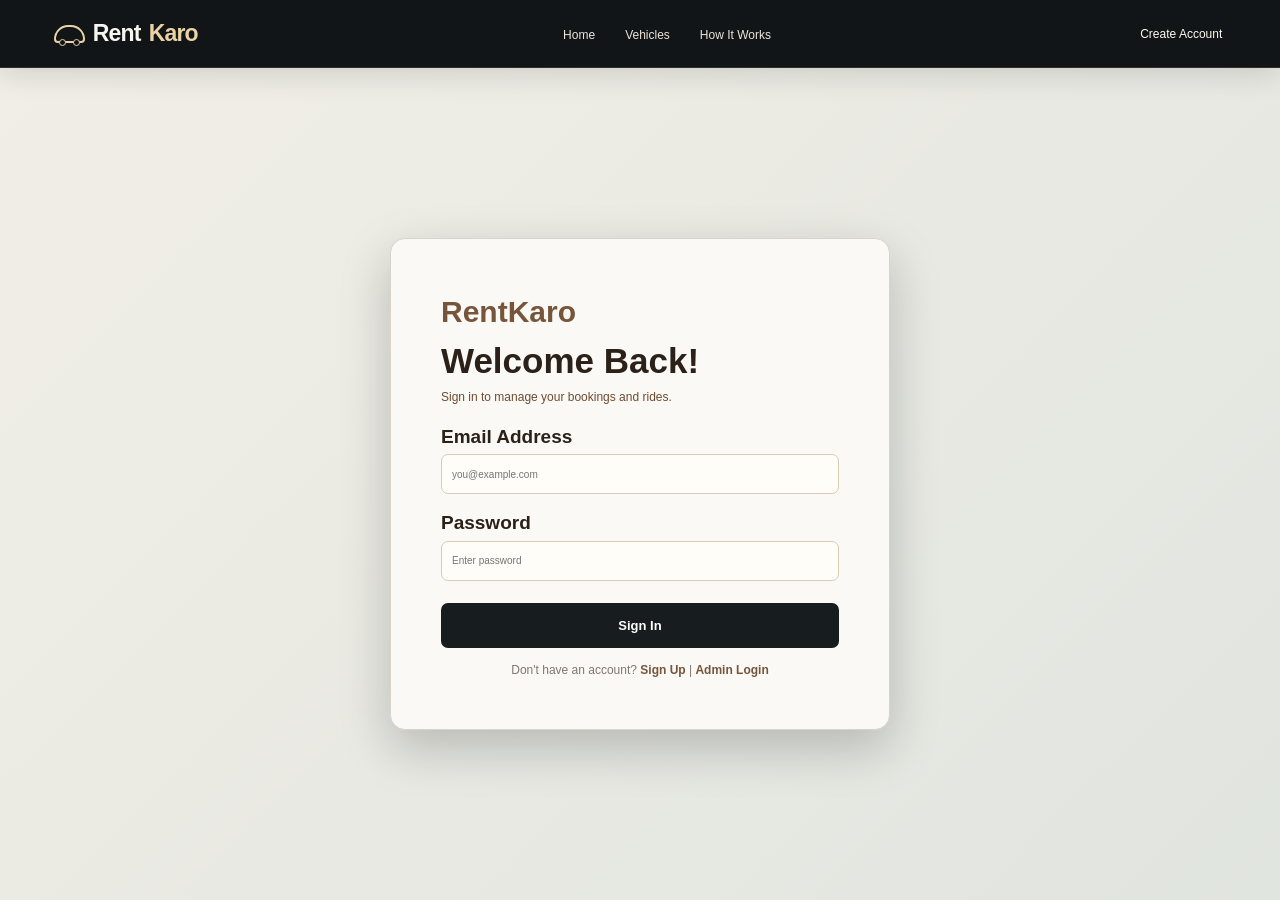
<file: edit-profile.html>
﻿<!DOCTYPE html>
<html lang="en">
<head>
	<meta charset="UTF-8">
	<meta name="viewport" content="width=device-width, initial-scale=1.0">
	<title>Edit Profile | RentKaro</title>
	<link rel="stylesheet" href="css/style.css">
</head>
<body>
	<header class="navbar">
		<a class="logo" href="index.html"><i class="logo-mark"></i>Rent<span>Karo</span></a>
		<ul class="nav-links">
			<li><a href="index.html">Home</a></li>
			<li><a href="vehicle-listing.html">Vehicles</a></li>
			<li><a class="active" href="dashboard.html">Dashboard</a></li>
		</ul>
		<div class="nav-actions">
			<a class="login-btn" href="backend/logout.php">Logout</a>
		</div>
	</header>
	<main class="page-shell profile-shell">
		<div class="panel profile-panel">
			<h1 class="page-title">Edit Profile</h1>
			<p class="page-lead">Keep your RentKaro account details up to date.</p>
			<form id="profileForm">
				<div class="form-grid">
					<div class="form-group"><label>Name</label><input id="edit-name" required></div>
					<div class="form-group"><label>Email</label><input id="edit-email" type="email" required></div>
					<div class="form-group"><label>Phone</label><input id="edit-phone" required></div>
					<div class="form-group"><label>City</label><input id="edit-city"></div>
				</div>
				<div class="form-actions"><button class="primary-btn" type="submit">Save Changes</button><a class="secondary-btn" href="dashboard.html">Cancel</a></div>
			</form>
		</div>
	</main>
	<script>
async function loadUserProfile() {
	try {
		const response = await fetch("./backend/session.php", {
			credentials: "same-origin"
		});
		const result = await response.json();

		if (!result.success) {
			window.location.href = "login.html";
			return;
		}

		document.getElementById("edit-name").value = result.name || "";
		document.getElementById("edit-email").value = result.email || "";
		document.getElementById("edit-phone").value = result.mobile || "";
		document.getElementById("edit-city").value = result.city || "";
	} catch (error) {
		console.error("Error loading profile:", error);
		alert("Unable to load profile. Please log in again.");
		window.location.href = "login.html";
	}
}

document.getElementById("profileForm").addEventListener("submit", async function(e) {
	e.preventDefault();

	const name = document.getElementById("edit-name").value.trim();
	const email = document.getElementById("edit-email").value.trim();
	const phone = document.getElementById("edit-phone").value.trim();
	const city = document.getElementById("edit-city").value.trim();

	if (!name || !email || !phone) {
		alert("Please fill in all required fields.");
		return;
	}

	if (!/^\d{10}$/.test(phone)) {
		alert("Please enter a valid 10-digit mobile number.");
		return;
	}

	if (!email.includes("@")) {
		alert("Please enter a valid email address.");
		return;
	}

	try {
		const response = await fetch("./backend/update-profile.php", {
			method: "POST",
			headers: { "Content-Type": "application/x-www-form-urlencoded" },
			body: new URLSearchParams({
				name: name,
				email: email,
				mobile: phone,
				city: city
			})
		});

		const result = await response.json();

		if (result.success) {
			alert("Profile updated successfully!");
			window.location.href = "dashboard.html";
		} else {
			alert("Failed to update profile: " + result.message);
		}
	} catch (error) {
		console.error("Error updating profile:", error);
		alert("Unable to connect to server.");
	}
});

// Load profile data when page opens
loadUserProfile();
	</script>
<script src="js/nav-auth.js" data-root=""></script>
</body>
</html>
</file>
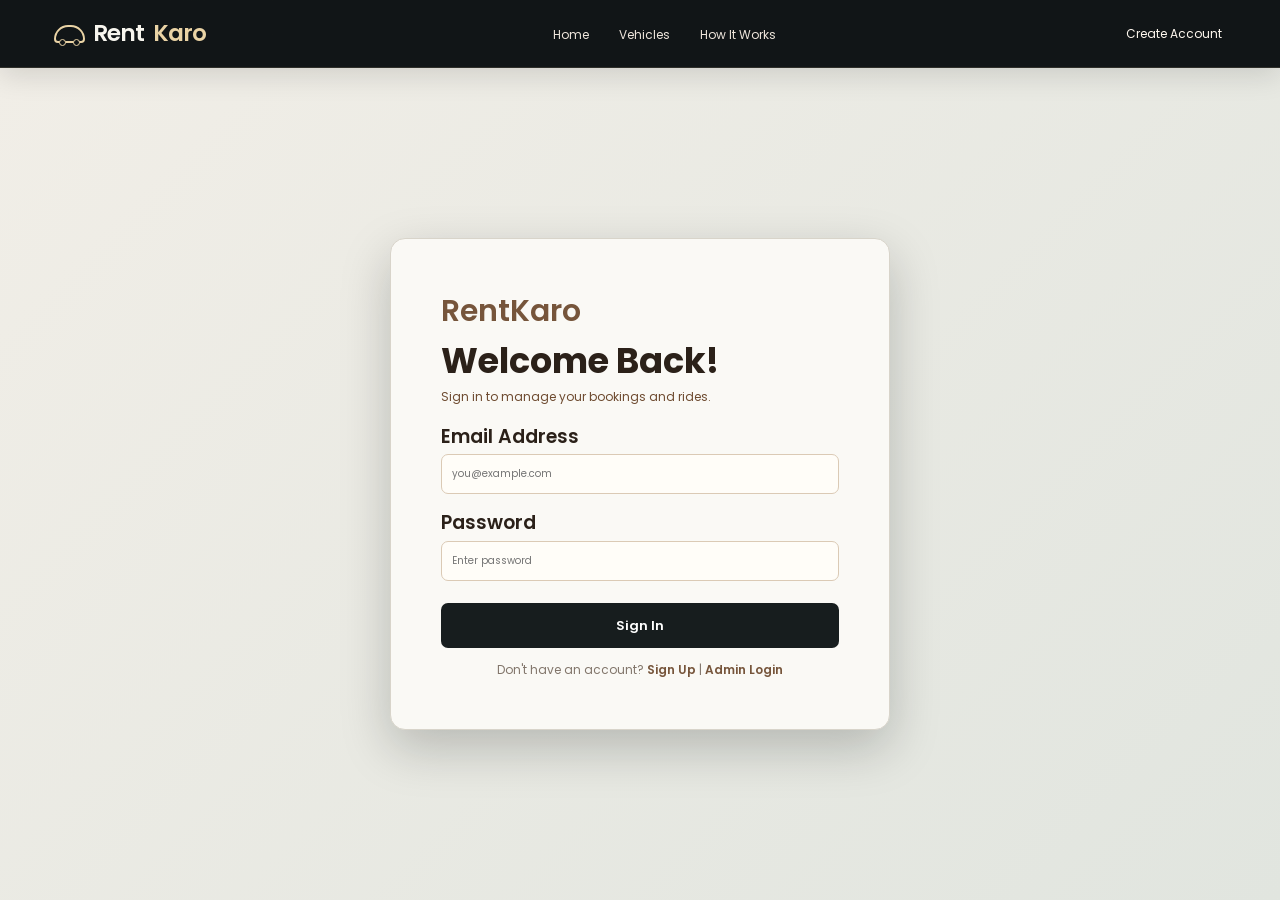
<file: login.html>
﻿<!DOCTYPE html><html lang="en"><head><meta charset="UTF-8"><meta name="viewport" content="width=device-width,initial-scale=1.0"><title>Login | RentKaro</title><link rel="stylesheet" href="css/style.css"><link href="https://fonts.googleapis.com/css2?family=Poppins:wght@300;400;500;600&display=swap" rel="stylesheet"></head><body><header class="navbar"><a class="logo" href="index.html"><i class="logo-mark"></i>Rent<span>Karo</span></a><ul class="nav-links"><li><a href="index.html">Home</a></li><li><a href="vehicle-listing.html">Vehicles</a></li><li><a href="index.html#how">How It Works</a></ul><div class="nav-actions"><a class="login-btn" href="signup.html">Create Account</a></div></header><main class="auth-page"><div class="auth-card"><div class="auth-brand">RentKaro</div><h1>Welcome Back!</h1><p>Sign in to manage your bookings and rides.</p><form onsubmit="event.preventDefault();loginUser()"><div class="form-group"><label>Email Address</label><input id="email" type="email" required placeholder="you@example.com"></div><div class="form-group"><label>Password</label><input id="password" type="password" required placeholder="Enter password"></div><button class="full-btn">Sign In</button></form><div class="auth-footer">Don't have an account? <a href="signup.html">Sign Up</a> | <a href="admin-login.html">Admin Login</a></div></div></main><script src="js/script.js"></script><script src="js/nav-auth.js" data-root=""></script></body></html>
</file>
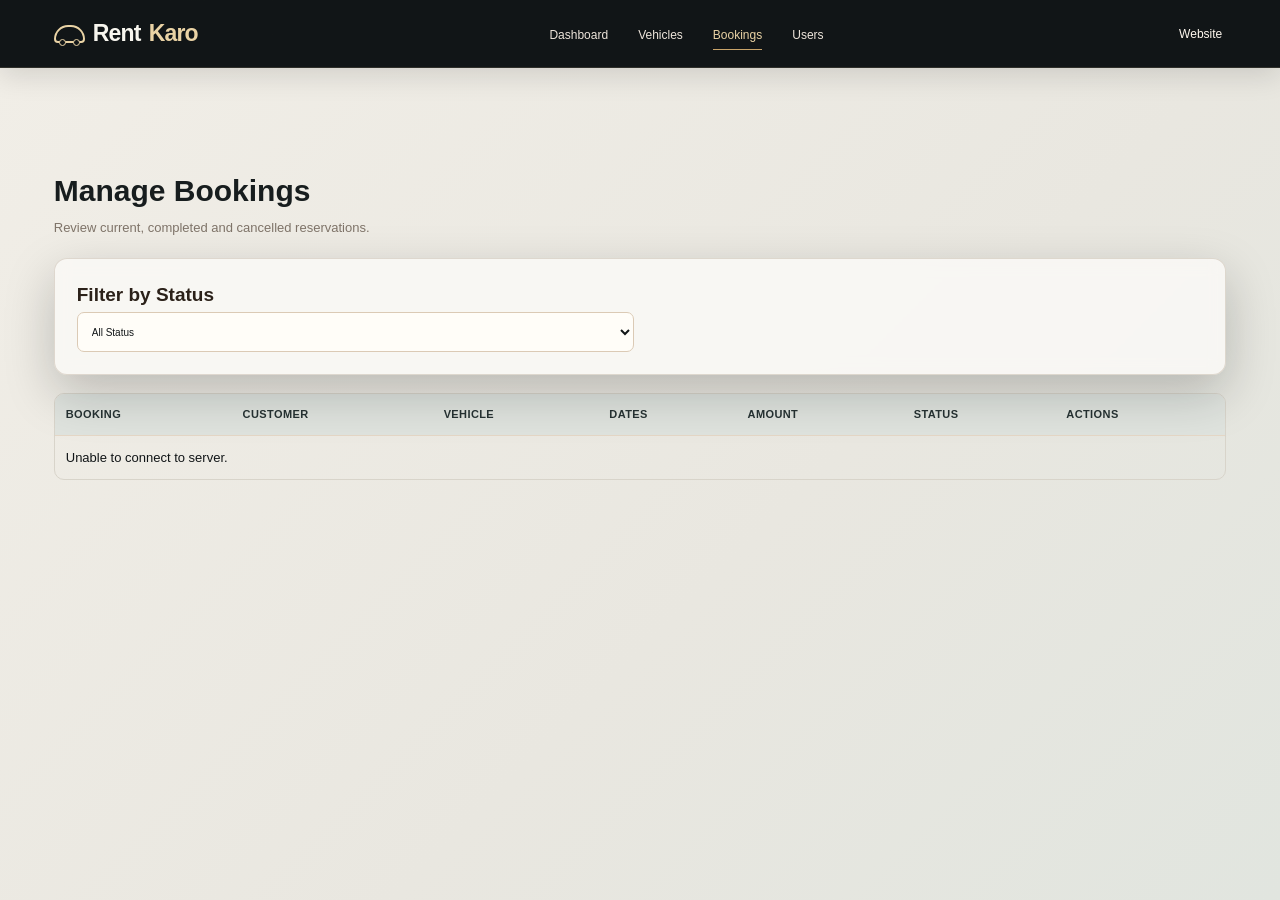
<file: manage-bookings.html>
<!DOCTYPE html>
<html lang="en">
<head>
<meta charset="UTF-8">
<meta name="viewport" content="width=device-width,initial-scale=1.0">
<title>Manage Bookings | RentKaro</title>
<link rel="stylesheet" href="css/style.css">
<style>
.bookings-loading { text-align:center; padding:40px; color:#7f7469; }
</style>
</head>
<body>
<header class="navbar">
    <a class="logo" href="index.html"><i class="logo-mark"></i>Rent<span>Karo</span></a>
    <ul class="nav-links">
        <li><a href="admin-dashboard.html">Dashboard</a></li>
        <li><a href="manage-vehicles.html">Vehicles</a></li>
        <li><a class="active" href="manage-bookings.html">Bookings</a></li>
        <li><a href="manage-users.html">Users</a></li>
    </ul>
    <div class="nav-actions">
        <a class="login-btn" href="index.html">Website</a>
    </div>
</header>
<main class="page-shell">
    <h1 class="page-title">Manage Bookings</h1>
    <p class="page-lead">Review current, completed and cancelled reservations.</p>
    <div class="panel" style="margin-bottom:18px">
        <div class="form-grid">
            <div class="form-group">
                <label>Filter by Status</label>
                <select id="statusFilter">
                    <option value="">All Status</option>
                    <option value="pending">Pending</option>
                    <option value="confirmed">Confirmed</option>
                    <option value="active">Active</option>
                    <option value="completed">Completed</option>
                    <option value="cancelled">Cancelled</option>
                </select>
            </div>
        </div>
    </div>
    <div class="table-wrap">
        <table class="data-table">
            <thead>
                <tr>
                    <th>Booking</th>
                    <th>Customer</th>
                    <th>Vehicle</th>
                    <th>Dates</th>
                    <th>Amount</th>
                    <th>Status</th>
                    <th>Actions</th>
                </tr>
            </thead>
            <tbody id="bookingsTableBody">
                <tr><td colspan="7" class="bookings-loading">Loading bookings...</td></tr>
            </tbody>
        </table>
    </div>
</main>
<script>
async function loadBookings() {
    const status = document.getElementById("statusFilter").value;
    const tbody = document.getElementById("bookingsTableBody");
    tbody.innerHTML = '<tr><td colspan="7" class="bookings-loading">Loading bookings...</td></tr>';

    let url = "./admin/get-bookings.php";
    if (status) url += "?status=" + encodeURIComponent(status);

    try {
        const response = await fetch(url);
        const result = await response.json();

        if (result.success) {
            displayBookings(result.bookings);
        } else {
            tbody.innerHTML = '<tr><td colspan="7" class="bookings-empty">Failed to load bookings.</td></tr>';
        }
    } catch (error) {
        console.error("Error loading bookings:", error);
        tbody.innerHTML = '<tr><td colspan="7" class="bookings-empty">Unable to connect to server.</td></tr>';
    }
}

function displayBookings(bookings) {
    const tbody = document.getElementById("bookingsTableBody");

    if (!bookings || bookings.length === 0) {
        tbody.innerHTML = '<tr><td colspan="7" class="bookings-empty">No bookings found.</td></tr>';
        return;
    }

    let html = "";
    bookings.forEach(booking => {
        const statusClass = getStatusClass(booking.booking_status);
        const statusLabel = getStatusLabel(booking.booking_status);
        const actionHtml = getActionHtml(booking.booking_id, booking.booking_status);

        html += `
            <tr>
                <td>#${booking.booking_code}</td>
                <td>${booking.customer_name}</td>
                <td>${booking.vehicle_name}</td>
                <td>${formatDate(booking.pickup_date)} – ${formatDate(booking.return_date)}</td>
                <td>₹${Number(booking.rental_cost).toLocaleString("en-IN")}</td>
                <td><span class="badge ${statusClass}">${statusLabel}</span></td>
                <td>${actionHtml}</td>
            </tr>
        `;
    });
    tbody.innerHTML = html;
}

function getStatusClass(status) {
    switch(status) {
        case "confirmed": return "success";
        case "completed": return "success";
        case "cancelled": return "danger";
        case "active": return "success";
        case "pending": return "";
        default: return "";
    }
}

function getStatusLabel(status) {
    switch(status) {
        case "confirmed": return "Confirmed";
        case "completed": return "Completed";
        case "cancelled": return "Cancelled";
        case "active": return "Active";
        case "pending": return "Pending";
        default: return status;
    }
}

function getActionHtml(bookingId, status) {
    if (status === "pending") {
        return `<button class="table-action" onclick="confirmBooking(${bookingId})">Confirm</button>`;
    }
    if (status === "active") {
        return `<button class="table-action" onclick="completeBooking(${bookingId})">Complete</button>`;
    }
    return "";
}

async function confirmBooking(bookingId) {
    if (!confirm("Confirm this booking?")) return;

    try {
        const response = await fetch("./admin/update-booking.php", {
            method: "POST",
            headers: { "Content-Type": "application/x-www-form-urlencoded" },
            body: new URLSearchParams({ booking_id: bookingId, status: "confirmed" })
        });

        const result = await response.json();
        if (result.success) {
            alert("Booking confirmed!");
            loadBookings();
        } else {
            alert("Failed: " + result.message);
        }
    } catch (error) {
        console.error("Error:", error);
        alert("Unable to connect to server.");
    }
}

async function completeBooking(bookingId) {
    if (!confirm("Mark this booking as completed?")) return;

    try {
        const response = await fetch("./admin/update-booking.php", {
            method: "POST",
            headers: { "Content-Type": "application/x-www-form-urlencoded" },
            body: new URLSearchParams({ booking_id: bookingId, status: "completed" })
        });

        const result = await response.json();
        if (result.success) {
            alert("Booking completed!");
            loadBookings();
        } else {
            alert("Failed: " + result.message);
        }
    } catch (error) {
        console.error("Error:", error);
        alert("Unable to connect to server.");
    }
}

function formatDate(dateStr) {
    const date = new Date(dateStr);
    return date.toLocaleDateString("en-GB", { day: "numeric", month: "short" });
}

// Event listeners
document.getElementById("statusFilter").addEventListener("change", loadBookings);

// Load bookings on page load
loadBookings();
</script>
</body>
</html>
</file>
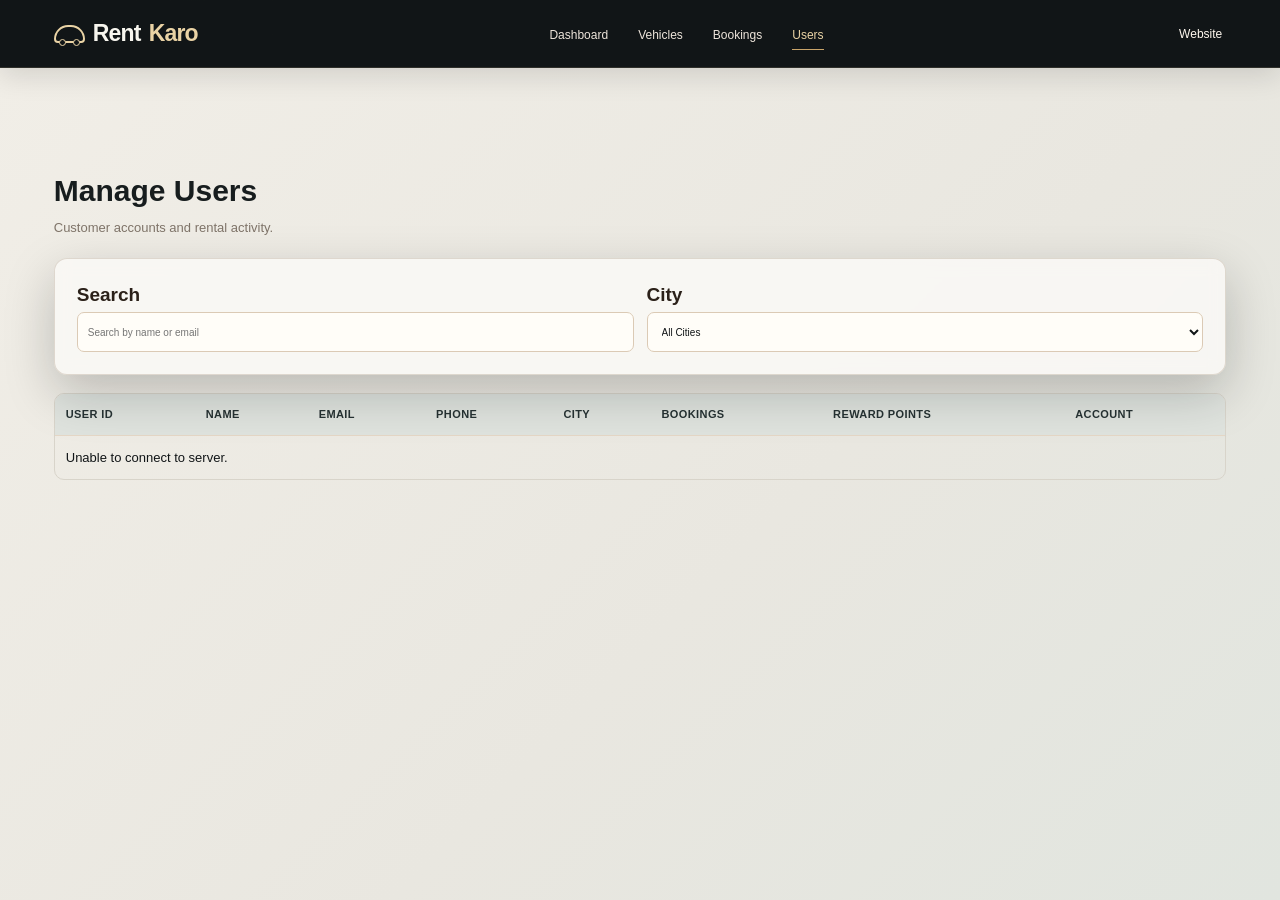
<file: manage-users.html>
<!DOCTYPE html>
<html lang="en">
<head>
<meta charset="UTF-8">
<meta name="viewport" content="width=device-width,initial-scale=1.0">
<title>Manage Users | RentKaro</title>
<link rel="stylesheet" href="css/style.css">
<style>
.users-loading { text-align:center; padding:40px; color:#7f7469; }
</style>
</head>
<body>
<header class="navbar">
    <a class="logo" href="index.html"><i class="logo-mark"></i>Rent<span>Karo</span></a>
    <ul class="nav-links">
        <li><a href="admin-dashboard.html">Dashboard</a></li>
        <li><a href="manage-vehicles.html">Vehicles</a></li>
        <li><a href="manage-bookings.html">Bookings</a></li>
        <li><a class="active" href="manage-users.html">Users</a></li>
    </ul>
    <div class="nav-actions">
        <a class="login-btn" href="index.html">Website</a>
    </div>
</header>
<main class="page-shell">
    <h1 class="page-title">Manage Users</h1>
    <p class="page-lead">Customer accounts and rental activity.</p>
    <div class="panel" style="margin-bottom:18px">
        <div class="form-grid">
            <div class="form-group">
                <label>Search</label>
                <input id="searchUsers" placeholder="Search by name or email">
            </div>
            <div class="form-group">
                <label>City</label>
                <select id="filterCity">
                    <option value="">All Cities</option>
                    <option value="Mumbai">Mumbai</option>
                    <option value="Pune">Pune</option>
                    <option value="Goa">Goa</option>
                </select>
            </div>
        </div>
    </div>
    <div class="table-wrap">
        <table class="data-table">
            <thead>
                <tr>
                    <th>User ID</th>
                    <th>Name</th>
                    <th>Email</th>
                    <th>Phone</th>
                    <th>City</th>
                    <th>Bookings</th>
                    <th>Reward Points</th>
                    <th>Account</th>
                </tr>
            </thead>
            <tbody id="usersTableBody">
                <tr><td colspan="8" class="users-loading">Loading users...</td></tr>
            </tbody>
        </table>
    </div>
</main>
<script>
async function loadUsers() {
    const tbody = document.getElementById("usersTableBody");
    tbody.innerHTML = '<tr><td colspan="8" class="users-loading">Loading users...</td></tr>';

    const search = document.getElementById("searchUsers").value.trim();
    const city = document.getElementById("filterCity").value;

    let url = "./admin/get-users.php";
    const params = new URLSearchParams();
    if (search) params.set("search", search);
    if (city) params.set("city", city);

    if (params.toString()) url += "?" + params.toString();

    try {
        const response = await fetch(url);
        const result = await response.json();

        if (result.success) {
            displayUsers(result.users);
        } else {
            tbody.innerHTML = '<tr><td colspan="8" class="users-empty">Failed to load users.</td></tr>';
        }
    } catch (error) {
        console.error("Error loading users:", error);
        tbody.innerHTML = '<tr><td colspan="8" class="users-empty">Unable to connect to server.</td></tr>';
    }
}

function displayUsers(users) {
    const tbody = document.getElementById("usersTableBody");

    if (!users || users.length === 0) {
        tbody.innerHTML = '<tr><td colspan="8" class="users-empty">No users found.</td></tr>';
        return;
    }

    let html = "";
    users.forEach(user => {
        const statusClass = user.is_active ? "success" : "danger";
        const statusLabel = user.is_active ? "Active" : "Suspended";

        html += `
            <tr>
                <td>U${String(user.user_id).padStart(3, "0")}</td>
                <td>${user.name}</td>
                <td>${user.email}</td>
                <td>${user.mobile}</td>
                <td>${user.city || "-"}</td>
                <td>${user.booking_count || 0}</td>
                <td>${user.reward_points || 0}</td>
                <td><span class="badge ${statusClass}">${statusLabel}</span></td>
            </tr>
        `;
    });
    tbody.innerHTML = html;
}

// Event listeners
document.getElementById("searchUsers").addEventListener("input", loadUsers);
document.getElementById("filterCity").addEventListener("change", loadUsers);

// Load users on page load
loadUsers();
</script>
</body>
</html>
</file>
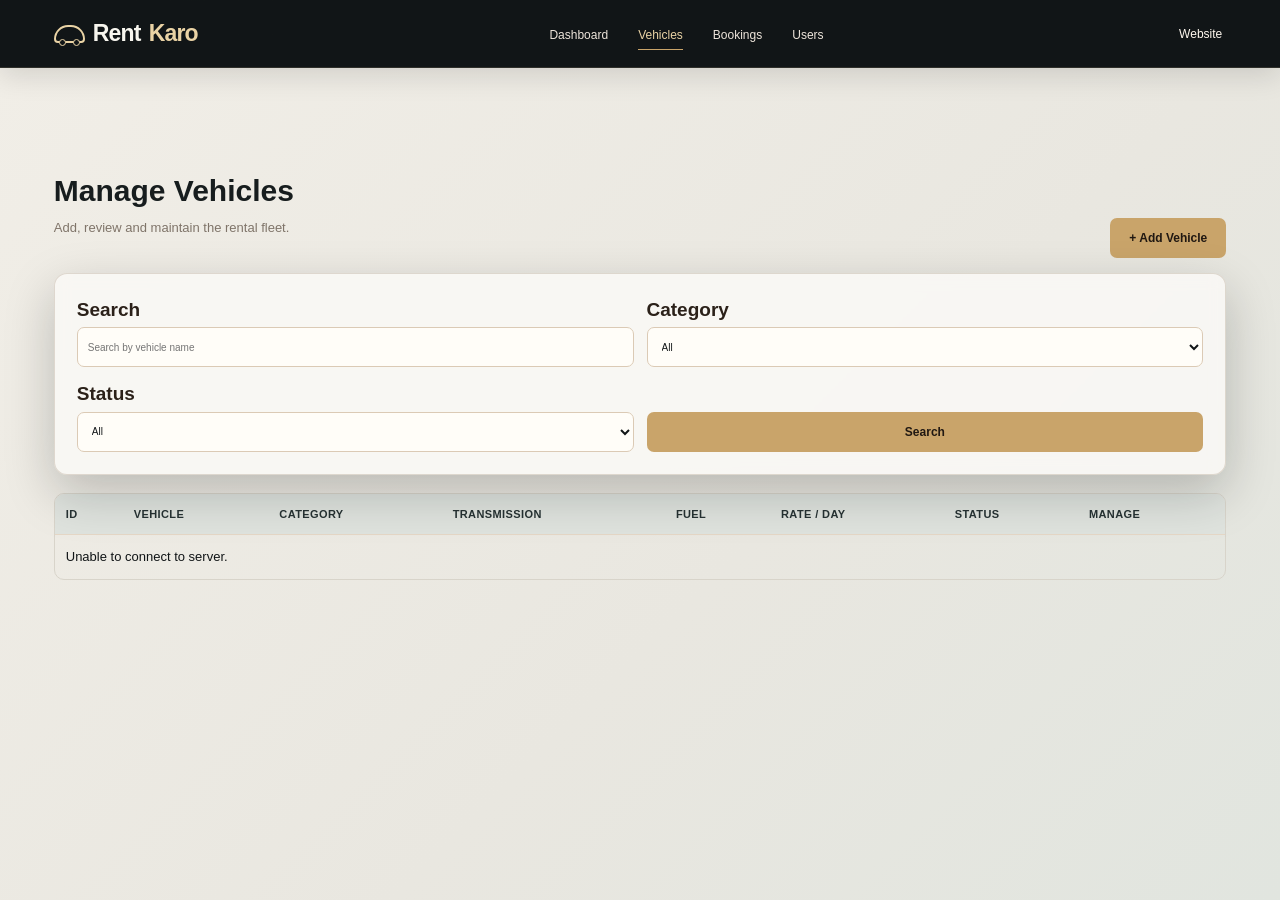
<file: manage-vehicles.html>
<!DOCTYPE html>
<html lang="en">
<head>
	<meta charset="UTF-8">
	<meta name="viewport" content="width=device-width, initial-scale=1.0">
	<title>Manage Vehicles | RentKaro</title>
	<link rel="stylesheet" href="css/style.css">
</head>
<body>
	<header class="navbar">
		<a class="logo" href="index.html"><i class="logo-mark"></i>Rent<span>Karo</span></a>
		<ul class="nav-links">
			<li><a href="admin-dashboard.html">Dashboard</a></li>
			<li><a class="active" href="manage-vehicles.html">Vehicles</a></li>
			<li><a href="manage-bookings.html">Bookings</a></li>
			<li><a href="manage-users.html">Users</a></li>
		</ul>
		<div class="nav-actions">
			<a class="login-btn" href="index.html">Website</a>
		</div>
	</header>
	<main class="page-shell">
		<div class="section-head">
			<div>
				<h1 class="page-title">Manage Vehicles</h1>
				<p class="page-lead">Add, review and maintain the rental fleet.</p>
			</div>
			<button class="primary-btn" onclick="showAddModal()">+ Add Vehicle</button>
		</div>
		<div class="panel" style="margin-bottom:18px">
			<div class="form-grid">
				<div class="form-group">
					<label>Search</label>
					<input id="searchVehicles" placeholder="Search by vehicle name">
				</div>
				<div class="form-group">
					<label>Category</label>
					<select id="filterCategory">
						<option value="">All</option>
						<option value="Sedan">Sedan</option>
						<option value="Hatchback">Hatchback</option>
						<option value="SUV">SUV</option>
						<option value="Bike">Bike</option>
					</select>
				</div>
				<div class="form-group">
					<label>Status</label>
					<select id="filterStatus">
						<option value="">All</option>
						<option value="available">Available</option>
						<option value="booked">Booked</option>
						<option value="maintenance">Maintenance</option>
					</select>
				</div>
				<div class="form-group" style="display:flex;align-items:flex-end">
					<button id="searchBtn" class="primary-btn" style="width:100%">Search</button>
				</div>
			</div>
		</div>
		<div class="table-wrap">
			<table class="data-table">
				<thead>
					<tr>
						<th>ID</th>
						<th>Vehicle</th>
						<th>Category</th>
						<th>Transmission</th>
						<th>Fuel</th>
						<th>Rate / Day</th>
						<th>Status</th>
						<th>Manage</th>
					</tr>
				</thead>
				<tbody id="vehiclesTableBody">
					<tr><td colspan="8" class="bookings-loading">Loading vehicles...</td></tr>
				</tbody>
			</table>
		</div>
	</main>

	<!-- Add/Edit Vehicle Modal -->
	<div id="vehicleModal" style="display:none;position:fixed;top:0;left:0;width:100%;height:100%;background:rgba(0,0,0,.6);z-index:1000;align-items:center;justify-content:center;">
		<div class="panel" style="max-width:500px;width:90%;background:var(--paper)">
			<h2 id="modalTitle" style="margin-bottom:20px">Add Vehicle</h2>
			<form id="vehicleForm">
				<input type="hidden" id="vehicleId">
				<div class="form-grid">
					<div class="form-group"><label>Vehicle Name</label><input id="vehicleName" required></div>
					<div class="form-group"><label>Category</label>
						<select id="vehicleType" required>
							<option value="Sedan">Sedan</option>
							<option value="Hatchback">Hatchback</option>
							<option value="SUV">SUV</option>
							<option value="Bike">Bike</option>
							<option value="Scooter">Scooter</option>
						</select>
					</div>
					<div class="form-group"><label>Seats</label><input id="seats" type="number" min="1" max="20" value="4" required></div>
					<div class="form-group"><label>Transmission</label>
						<select id="transmission" required>
							<option value="Manual">Manual</option>
							<option value="Automatic">Automatic</option>
						</select>
					</div>
					<div class="form-group"><label>Fuel Type</label>
						<select id="fuelType" required>
							<option value="Petrol">Petrol</option>
							<option value="Diesel">Diesel</option>
							<option value="Electric">Electric</option>
						</select>
					</div>
					<div class="form-group"><label>Price per Day (₹)</label><input id="pricePerDay" type="number" min="0" step="0.01" required></div>
					<div class="form-group"><label>Location</label><input id="location" required></div>
					<div class="form-group"><label>Status</label>
						<select id="status" required>
							<option value="available">Available</option>
							<option value="booked">Booked</option>
							<option value="maintenance">Maintenance</option>
						</select>
					</div>
				</div>
				<div class="form-actions">
					<button class="primary-btn" type="submit">Save Vehicle</button>
					<button class="secondary-btn" type="button" onclick="closeModal()">Cancel</button>
				</div>
			</form>
		</div>
	</div>

	<script>
let vehicles = [];

async function loadVehicles() {
	const tbody = document.getElementById("vehiclesTableBody");
	tbody.innerHTML = '<tr><td colspan="8" class="bookings-loading">Loading vehicles...</td></tr>';

	const search = document.getElementById("searchVehicles").value.trim();
	const category = document.getElementById("filterCategory").value;
	const status = document.getElementById("filterStatus").value;

	let url = "./admin/get-vehicles.php";
	const params = new URLSearchParams();
	if (search) params.set("search", search);
	if (category) params.set("category", category);
	if (status) params.set("status", status);
	if (params.toString()) url += "?" + params.toString();

	try {
		const response = await fetch(url);
		const result = await response.json();

		if (result.success) {
			vehicles = result.vehicles;
			displayVehicles(result.vehicles);
		} else {
			tbody.innerHTML = '<tr><td colspan="8" class="bookings-empty">Failed to load vehicles.</td></tr>';
		}
	} catch (error) {
		console.error("Error loading vehicles:", error);
		tbody.innerHTML = '<tr><td colspan="8" class="bookings-empty">Unable to connect to server.</td></tr>';
	}
}

function displayVehicles(vehicles) {
	const tbody = document.getElementById("vehiclesTableBody");

	if (!vehicles || vehicles.length === 0) {
		tbody.innerHTML = '<tr><td colspan="8" class="bookings-empty">No vehicles found.</td></tr>';
		return;
	}

	let html = "";
	vehicles.forEach(vehicle => {
		const statusClass = vehicle.status === "available" ? "success" : (vehicle.status === "booked" ? "" : "danger");
		const statusLabel = vehicle.status.charAt(0).toUpperCase() + vehicle.status.slice(1);

		html += `
			<tr>
				<td>V${String(vehicle.vehicle_id).padStart(3, "0")}</td>
				<td>${vehicle.vehicle_name}</td>
				<td>${vehicle.vehicle_type}</td>
				<td>${vehicle.transmission}</td>
				<td>${vehicle.fuel_type}</td>
				<td>₹${Number(vehicle.price_per_day).toLocaleString("en-IN")}</td>
				<td><span class="badge ${statusClass}">${statusLabel}</span></td>
				<td class="table-actions">
					<button class="table-action" onclick="editVehicle(${JSON.stringify(vehicle).replace(/"/g, '&quot;')})">Edit</button>
					<button class="table-action delete-action" onclick="deleteVehicle(${vehicle.vehicle_id}, '${vehicle.vehicle_name}')">Delete</button>
				</td>
			</tr>
		`;
	});
	tbody.innerHTML = html;
}

function showAddModal() {
	document.getElementById("modalTitle").textContent = "Add Vehicle";
	document.getElementById("vehicleForm").reset();
	document.getElementById("vehicleId").value = "";
	document.getElementById("vehicleModal").style.display = "flex";
}

function closeModal() {
	document.getElementById("vehicleModal").style.display = "none";
}

async function editVehicle(vehicle) {
	document.getElementById("modalTitle").textContent = "Edit Vehicle";
	document.getElementById("vehicleId").value = vehicle.vehicle_id;
	document.getElementById("vehicleName").value = vehicle.vehicle_name;
	document.getElementById("vehicleType").value = vehicle.vehicle_type;
	document.getElementById("seats").value = vehicle.seats;
	document.getElementById("transmission").value = vehicle.transmission;
	document.getElementById("fuelType").value = vehicle.fuel_type;
	document.getElementById("pricePerDay").value = vehicle.price_per_day;
	document.getElementById("location").value = vehicle.location;
	document.getElementById("status").value = vehicle.status;
	document.getElementById("vehicleModal").style.display = "flex";
}

document.getElementById("vehicleForm").addEventListener("submit", async function(e) {
	e.preventDefault();

	const vehicleId = document.getElementById("vehicleId").value;
	const name = document.getElementById("vehicleName").value.trim();
	const type = document.getElementById("vehicleType").value;
	const seats = parseInt(document.getElementById("seats").value);
	const transmission = document.getElementById("transmission").value;
	const fuel = document.getElementById("fuelType").value;
	const price = parseFloat(document.getElementById("pricePerDay").value);
	const location = document.getElementById("location").value.trim();
	const status = document.getElementById("status").value;

	if (!name || !type || !seats || !transmission || !fuel || !price || !location) {
		alert("Please fill in all fields.");
		return;
	}

	try {
		const endpoint = vehicleId ? "./admin/update-vehicle.php" : "./admin/add-vehicle.php";
		const formData = new URLSearchParams({
			vehicle_name: name,
			vehicle_type: type,
			seats: seats,
			transmission: transmission,
			fuel_type: fuel,
			price_per_day: price,
			location: location,
			status: status
		});
		if (vehicleId) formData.set("vehicle_id", vehicleId);

		const response = await fetch(endpoint, {
			method: "POST",
			headers: { "Content-Type": "application/x-www-form-urlencoded" },
			body: formData
		});

		const result = await response.json();

		if (result.success) {
			alert(result.message);
			closeModal();
			loadVehicles();
		} else {
			alert("Failed: " + result.message);
		}
	} catch (error) {
		console.error("Error saving vehicle:", error);
		alert("Unable to connect to server.");
	}
});

async function deleteVehicle(vehicleId, vehicleName) {
	if (!confirm(`Are you sure you want to delete "${vehicleName}"?`)) return;

	try {
		const response = await fetch("./admin/delete-vehicle.php", {
			method: "POST",
			headers: { "Content-Type": "application/x-www-form-urlencoded" },
			body: new URLSearchParams({ vehicle_id: vehicleId })
		});

		const result = await response.json();

		if (result.success) {
			alert("Vehicle deleted successfully!");
			loadVehicles();
		} else {
			alert("Failed to delete: " + result.message);
		}
	} catch (error) {
		console.error("Error deleting vehicle:", error);
		alert("Unable to connect to server.");
	}
}

// Event listeners
document.getElementById("searchBtn").addEventListener("click", loadVehicles);
document.getElementById("filterCategory").addEventListener("change", loadVehicles);
document.getElementById("filterStatus").addEventListener("change", loadVehicles);

// Load vehicles on page load
loadVehicles();
	</script>
</body>
</html>
</file>
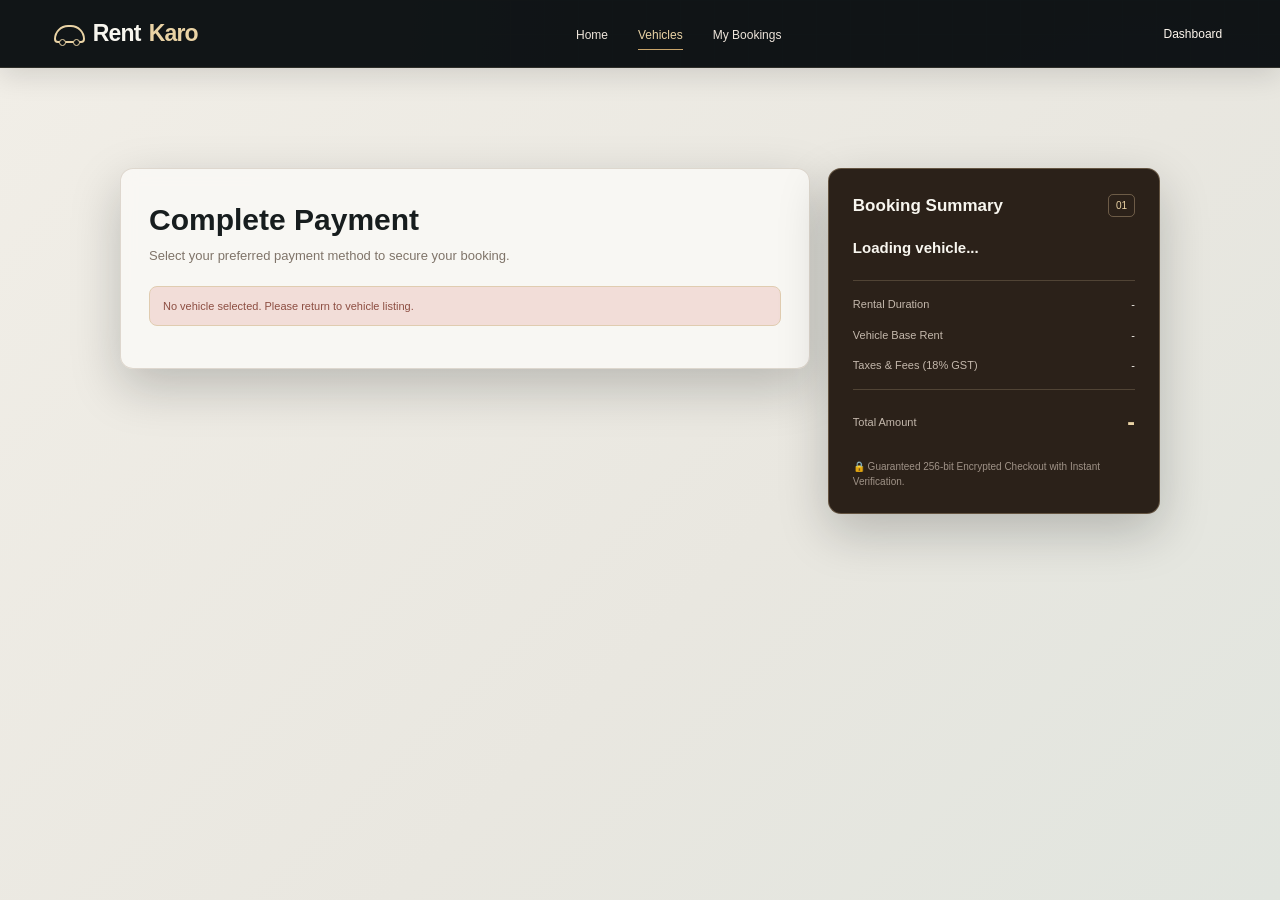
<file: payment.html>
<!DOCTYPE html>
<html lang="en">
<head>
<meta charset="UTF-8">
<meta name="viewport" content="width=device-width,initial-scale=1.0">
<title>Payment Gateway | RentKaro</title>
<link rel="stylesheet" href="css/style.css">
<style>
/* Razorpay Modal Styling & Animations */
.rzp-backdrop {
    position: fixed;
    inset: 0;
    background: rgba(10, 14, 16, 0.82);
    backdrop-filter: blur(8px);
    display: none;
    align-items: center;
    justify-content: center;
    z-index: 9999;
    animation: fadeIn 0.25s ease-out;
}
.rzp-modal {
    background: #ffffff;
    color: #1a202c;
    width: min(480px, 95%);
    border-radius: 20px;
    overflow: hidden;
    box-shadow: 0 30px 60px -12px rgba(0, 0, 0, 0.5), 0 0 0 1px rgba(255,255,255,0.1);
    font-family: -apple-system, BlinkMacSystemFont, "Segoe UI", Roboto, Helvetica, Arial, sans-serif;
    transform: scale(0.95);
    animation: scaleUp 0.25s ease-out forwards;
    position: relative;
}
@keyframes fadeIn { from { opacity: 0; } to { opacity: 1; } }
@keyframes scaleUp { to { transform: scale(1); } }

.rzp-header {
    background: linear-gradient(135deg, #071e3d 0%, #1a365d 100%);
    color: #ffffff;
    padding: 22px 24px;
    position: relative;
    border-bottom: 2px solid #3182ce;
}
.rzp-header-top {
    display: flex;
    justify-content: space-between;
    align-items: center;
}
.rzp-brand-badge {
    display: flex;
    align-items: center;
    gap: 8px;
    font-size: 15px;
    font-weight: 700;
    letter-spacing: -0.2px;
}
.rzp-brand-badge .dot {
    width: 8px;
    height: 8px;
    background: #48bb78;
    border-radius: 50%;
    box-shadow: 0 0 8px #48bb78;
    animation: pulse 2s infinite;
}
@keyframes pulse { 0%, 100% { opacity: 1; transform: scale(1); } 50% { opacity: 0.5; transform: scale(1.3); } }

.rzp-close {
    background: rgba(255,255,255,0.12);
    border: none;
    color: #ffffff;
    width: 30px;
    height: 30px;
    border-radius: 50%;
    cursor: pointer;
    font-size: 16px;
    display: flex;
    align-items: center;
    justify-content: center;
    transition: 0.2s;
}
.rzp-close:hover { background: rgba(255,255,255,0.25); transform: rotate(90deg); }

.rzp-amount-row {
    display: flex;
    justify-content: space-between;
    align-items: flex-end;
    margin-top: 14px;
}
.rzp-amount-label { font-size: 11px; text-transform: uppercase; letter-spacing: 0.6px; color: #90cdf4; font-weight: 600; }
.rzp-amount-val { font-size: 26px; font-weight: 800; color: #ffffff; }

.rzp-body {
    padding: 20px 24px;
    background: #f8fafc;
}

/* Method Tabs */
.rzp-tabs {
    display: grid;
    grid-template-columns: repeat(3, 1fr);
    gap: 6px;
    margin-bottom: 18px;
    background: #e2e8f0;
    padding: 4px;
    border-radius: 12px;
}
.rzp-tab {
    padding: 10px 6px;
    font-size: 12px;
    font-weight: 600;
    text-align: center;
    border-radius: 9px;
    border: none;
    background: transparent;
    color: #4a5568;
    cursor: pointer;
    transition: all 0.2s;
    display: flex;
    align-items: center;
    justify-content: center;
    gap: 5px;
}
.rzp-tab.active {
    background: #ffffff;
    color: #0f2b48;
    box-shadow: 0 3px 10px rgba(0,0,0,0.08);
}

.rzp-pane { display: none; }
.rzp-pane.active { display: block; animation: fadeIn 0.25s; }

/* QR Scanner Animation */
.qr-wrap {
    background: #ffffff;
    border: 1.5px solid #e2e8f0;
    border-radius: 14px;
    padding: 16px;
    text-align: center;
    margin-bottom: 14px;
    position: relative;
    overflow: hidden;
}
.qr-box {
    width: 145px;
    height: 145px;
    margin: 0 auto 10px;
    position: relative;
    background: #ffffff;
    padding: 8px;
    border-radius: 10px;
    border: 1px solid #e2e8f0;
    box-shadow: 0 4px 14px rgba(0,0,0,0.04);
}
.qr-box svg { width: 100%; height: 100%; display: block; }
.qr-laser {
    position: absolute;
    left: 8px;
    right: 8px;
    height: 3px;
    background: linear-gradient(90deg, transparent, #3182ce, #63b3ed, transparent);
    box-shadow: 0 0 10px #3182ce;
    top: 8px;
    animation: laserScan 2.4s ease-in-out infinite;
    pointer-events: none;
    border-radius: 2px;
}
@keyframes laserScan {
    0%, 100% { top: 8px; opacity: 0.2; }
    50% { top: 130px; opacity: 1; }
}

.upi-apps-row {
    display: flex;
    justify-content: center;
    gap: 8px;
    margin: 10px 0 14px;
}
.upi-badge {
    padding: 4px 10px;
    font-size: 11px;
    font-weight: 600;
    border-radius: 20px;
    border: 1px solid #e2e8f0;
    background: #ffffff;
    color: #4a5568;
    cursor: pointer;
    transition: 0.2s;
}
.upi-badge:hover, .upi-badge.active {
    border-color: #3182ce;
    background: #ebf8ff;
    color: #2b6cb0;
}

/* Interactive Card Preview */
.interactive-card {
    background: linear-gradient(135deg, #1e293b 0%, #0f172a 100%);
    color: #ffffff;
    border-radius: 14px;
    padding: 16px 20px;
    margin-bottom: 16px;
    box-shadow: 0 10px 25px -5px rgba(15, 23, 42, 0.4);
    position: relative;
    overflow: hidden;
}
.interactive-card::before {
    content: "";
    position: absolute;
    top: -50%;
    right: -20%;
    width: 200px;
    height: 200px;
    background: radial-gradient(circle, rgba(201, 164, 106, 0.25) 0%, transparent 70%);
    pointer-events: none;
}
.card-chip {
    width: 34px;
    height: 24px;
    background: linear-gradient(135deg, #e2e8f0 0%, #cbd5e1 100%);
    border-radius: 5px;
    margin-bottom: 14px;
    border: 1px solid #94a3b8;
}
.card-num-preview {
    font-size: 16px;
    letter-spacing: 2px;
    font-family: monospace;
    font-weight: 600;
    margin-bottom: 12px;
    color: #f1f5f9;
}
.card-bottom-preview {
    display: flex;
    justify-content: space-between;
    font-size: 11px;
    text-transform: uppercase;
    color: #94a3b8;
}
.card-bottom-preview strong {
    display: block;
    color: #ffffff;
    font-size: 12px;
    margin-top: 2px;
    letter-spacing: 0.5px;
}

.rzp-input-group { margin-bottom: 12px; }
.rzp-input-group label {
    display: block;
    font-size: 11px;
    font-weight: 600;
    color: #4a5568;
    margin-bottom: 5px;
    text-transform: uppercase;
    letter-spacing: 0.4px;
}
.rzp-input {
    width: 100%;
    height: 40px;
    border: 1.5px solid #cbd5e1;
    border-radius: 8px;
    padding: 0 12px;
    font-size: 13px;
    color: #1e293b;
    background: #ffffff;
    outline: none;
    transition: 0.2s;
}
.rzp-input:focus {
    border-color: #3182ce;
    box-shadow: 0 0 0 3px rgba(49, 130, 206, 0.15);
}
.rzp-row { display: grid; grid-template-columns: 1fr 1fr; gap: 10px; }

/* Bank Grid */
.bank-grid {
    display: grid;
    grid-template-columns: repeat(3, 1fr);
    gap: 8px;
    margin-bottom: 14px;
}
.bank-item {
    border: 1.5px solid #e2e8f0;
    background: #ffffff;
    border-radius: 9px;
    padding: 10px 6px;
    text-align: center;
    font-size: 11px;
    font-weight: 600;
    color: #334155;
    cursor: pointer;
    transition: 0.2s;
}
.bank-item:hover, .bank-item.active {
    border-color: #3182ce;
    background: #ebf8ff;
    color: #1e40af;
    transform: translateY(-2px);
}

.rzp-pay-btn {
    width: 100%;
    height: 48px;
    border: none;
    border-radius: 10px;
    background: linear-gradient(135deg, #2b6cb0 0%, #1a4971 100%);
    color: #ffffff;
    font-size: 15px;
    font-weight: 700;
    cursor: pointer;
    display: flex;
    align-items: center;
    justify-content: center;
    gap: 8px;
    transition: 0.25s;
    box-shadow: 0 4px 16px rgba(43, 108, 176, 0.35);
    margin-top: 8px;
}
.rzp-pay-btn:hover { background: linear-gradient(135deg, #235891 0%, #153655 100%); transform: translateY(-1px); box-shadow: 0 6px 20px rgba(43, 108, 176, 0.45); }

.quick-scan-btn {
    width: 100%;
    background: #e6fffa;
    border: 1px dashed #38b2ac;
    color: #234e52;
    padding: 7px;
    border-radius: 8px;
    font-size: 11px;
    font-weight: 600;
    margin-bottom: 12px;
    cursor: pointer;
    transition: 0.2s;
}
.quick-scan-btn:hover { background: #b2f5ea; }

.rzp-footer {
    display: flex;
    align-items: center;
    justify-content: center;
    gap: 6px;
    margin-top: 14px;
    font-size: 11px;
    color: #94a3b8;
}
.rzp-badge { color: #071e3d; font-weight: 700; }

/* Processing state */
.rzp-processing {
    display: none;
    text-align: center;
    padding: 40px 15px;
}
.rzp-spinner {
    width: 52px;
    height: 52px;
    border: 4px solid #e2e8f0;
    border-top-color: #3182ce;
    border-radius: 50%;
    margin: 0 auto 18px;
    animation: spin 0.8s linear infinite;
}
@keyframes spin { to { transform: rotate(360deg); } }
.rzp-success-icon {
    width: 64px;
    height: 64px;
    border-radius: 50%;
    background: #38a169;
    color: #ffffff;
    display: flex;
    align-items: center;
    justify-content: center;
    font-size: 34px;
    margin: 0 auto 18px;
    animation: bounceIn 0.4s cubic-bezier(0.175, 0.885, 0.32, 1.275);
}
@keyframes bounceIn { from { transform: scale(0); opacity: 0; } to { transform: scale(1); opacity: 1; } }
</style>
</head>
<body>

<header class="navbar">
    <a class="logo" href="index.html">
        <i class="logo-mark"></i>Rent<span>Karo</span>
    </a>
    <ul class="nav-links">
        <li><a href="index.html">Home</a></li>
        <li><a class="active" href="vehicle-listing.html">Vehicles</a></li>
        <li><a href="booking.history.html">My Bookings</a></li>
    </ul>
    <div class="nav-actions">
        <a class="login-btn" href="dashboard.html">Dashboard</a>
    </div>
</header>

<main class="page-shell">
    <div class="checkout-layout">
        <section class="panel checkout-panel">
            <h1 class="page-title">Complete Payment</h1>
            <p class="page-lead">Select your preferred payment method to secure your booking.</p>
            <div class="notice" id="paymentNotice">Your booking is almost ready. Review the rental cost and proceed to checkout.</div>

            <div id="paymentFormContainer" style="display:none">
                <form id="paymentForm">
                    <fieldset class="payment-methods">
                        <legend>Payment Channels</legend>
                        <label class="payment-option">
                            <input type="radio" name="payment_method" value="upi" checked required>
                            <span><strong>Instant UPI / QR Code</strong><small>Pay instantly with Google Pay, PhonePe, Paytm or BHIM</small></span><b>⚡</b>
                        </label>
                        <label class="payment-option">
                            <input type="radio" name="payment_method" value="card">
                            <span><strong>Credit / Debit Card</strong><small>Visa, Mastercard, RuPay, Diners & Amex accepted</small></span><b>💳</b>
                        </label>
                        <label class="payment-option">
                            <input type="radio" name="payment_method" value="cash">
                            <span><strong>Pay at Pickup</strong><small>Pay on spot with cash or card when collecting vehicle</small></span><b>📍</b>
                        </label>
                    </fieldset>
                    <div class="form-actions">
                        <button class="primary-btn" type="submit" id="openGatewayBtn">Proceed to Pay →</button>
                        <a class="secondary-btn" href="booking.html">Back to Trip Details</a>
                    </div>
                </form>
            </div>
        </section>

        <aside class="panel order-summary">
            <div class="summary-heading"><h2>Booking Summary</h2><span>01</span></div>
            <div class="summary-vehicle" id="summaryVehicle">
                <div><strong>Loading vehicle...</strong><small></small></div>
                <span></span>
            </div>
            <dl id="summaryDetails">
                <div><dt>Rental Duration</dt><dd id="summaryDays">-</dd></div>
                <div><dt>Vehicle Base Rent</dt><dd id="summaryRental">-</dd></div>
                <div><dt>Taxes & Fees (18% GST)</dt><dd id="summaryTaxes">-</dd></div>
            </dl>
            <div class="summary-total">
                <span>Total Amount</span>
                <strong id="summaryTotal">-</strong>
            </div>
            <p class="secure-note">🔒 Guaranteed 256-bit Encrypted Checkout with Instant Verification.</p>
        </aside>
    </div>
</main>

<!-- Interactive Razorpay Themed Gateway Modal -->
<div class="rzp-backdrop" id="rzpModal">
    <div class="rzp-modal">
        <div class="rzp-header">
            <div class="rzp-header-top">
                <div class="rzp-brand-badge">
                    <span class="dot"></span> RentKaro Gateway
                </div>
                <button class="rzp-close" type="button" onclick="closeGateway()" title="Close modal">✕</button>
            </div>
            <div class="rzp-amount-row">
                <div>
                    <div class="rzp-amount-label">Amount Payable</div>
                    <div class="rzp-amount-val" id="modalAmount">₹0</div>
                </div>
                <div style="font-size:11px; opacity:0.85; text-align:right;">
                    Vehicle Reservation<br><strong id="modalVehicleName" style="color:#ffffff;">Car</strong>
                </div>
            </div>
        </div>

        <!-- Gateway Content -->
        <div class="rzp-body" id="gatewayMainContent">
            <div class="rzp-tabs">
                <button type="button" class="rzp-tab active" onclick="switchTab('upi')">📱 UPI / QR</button>
                <button type="button" class="rzp-tab" onclick="switchTab('card')">💳 Card</button>
                <button type="button" class="rzp-tab" onclick="switchTab('netbanking')">🏦 NetBanking</button>
            </div>

            <!-- UPI Tab -->
            <div class="rzp-pane active" id="pane-upi">
                <div class="qr-wrap">
                    <div class="qr-box">
                        <div class="qr-laser"></div>
                        <svg viewBox="0 0 100 100" fill="#0c2340">
                            <rect x="10" y="10" width="24" height="24" rx="3" fill="none" stroke="#0c2340" stroke-width="4"/>
                            <rect x="16" y="16" width="12" height="12" fill="#0c2340"/>
                            <rect x="66" y="10" width="24" height="24" rx="3" fill="none" stroke="#0c2340" stroke-width="4"/>
                            <rect x="72" y="16" width="12" height="12" fill="#0c2340"/>
                            <rect x="10" y="66" width="24" height="24" rx="3" fill="none" stroke="#0c2340" stroke-width="4"/>
                            <rect x="16" y="72" width="12" height="12" fill="#0c2340"/>
                            <rect x="42" y="12" width="6" height="6"/>
                            <rect x="52" y="18" width="6" height="6"/>
                            <rect x="42" y="28" width="6" height="6"/>
                            <rect x="12" y="44" width="6" height="6"/>
                            <rect x="24" y="48" width="6" height="6"/>
                            <rect x="44" y="44" width="12" height="12"/>
                            <rect x="66" y="44" width="6" height="6"/>
                            <rect x="78" y="50" width="8" height="8"/>
                            <rect x="44" y="66" width="6" height="6"/>
                            <rect x="56" y="74" width="6" height="6"/>
                            <rect x="68" y="68" width="14" height="14"/>
                        </svg>
                    </div>
                    <div style="font-size:11px; font-weight:600; color:#4a5568;">Scan QR with any UPI App</div>
                    <div class="upi-apps-row">
                        <span class="upi-badge active" onclick="setUpiApp('gpay')">Google Pay</span>
                        <span class="upi-badge" onclick="setUpiApp('phonepe')">PhonePe</span>
                        <span class="upi-badge" onclick="setUpiApp('paytm')">Paytm</span>
                        <span class="upi-badge" onclick="setUpiApp('bhim')">BHIM</span>
                    </div>
                    <button type="button" class="quick-scan-btn" onclick="executePayment()">⚡ Click to Simulate Instant App Scan & Pay</button>
                </div>

                <div class="rzp-input-group">
                    <label>Or Pay via UPI ID / VPA</label>
                    <input type="text" class="rzp-input" id="upiInput" placeholder="suyash@oksbi / @paytm" value="suyash@okhdfcbank">
                </div>
            </div>

            <!-- Card Tab -->
            <div class="rzp-pane" id="pane-card">
                <!-- Visual Card Component -->
                <div class="interactive-card">
                    <div class="card-chip"></div>
                    <div class="card-num-preview" id="cardDisplayNum">4532 •••• •••• 8892</div>
                    <div class="card-bottom-preview">
                        <div>Cardholder<strong id="cardDisplayName">Suyash Shinde</strong></div>
                        <div>Expires<strong id="cardDisplayExp">08/29</strong></div>
                    </div>
                </div>

                <div class="rzp-input-group">
                    <label>Card Number</label>
                    <input type="text" class="rzp-input" id="cardInput" placeholder="4532 0000 0000 8892" maxlength="19" value="4532 8192 3456 8892" oninput="updateCardPreview()">
                </div>
                <div class="rzp-row">
                    <div class="rzp-input-group">
                        <label>Expiry Date</label>
                        <input type="text" class="rzp-input" id="expInput" placeholder="MM/YY" maxlength="5" value="08/29" oninput="updateCardPreview()">
                    </div>
                    <div class="rzp-input-group">
                        <label>CVV / CVC</label>
                        <input type="password" class="rzp-input" placeholder="•••" maxlength="4" value="789">
                    </div>
                </div>
            </div>

            <!-- Netbanking Tab -->
            <div class="rzp-pane" id="pane-netbanking">
                <label style="font-size:11px; font-weight:600; color:#4a5568; margin-bottom:8px; display:block; text-transform:uppercase;">Select Bank</label>
                <div class="bank-grid">
                    <div class="bank-item active" onclick="selectBank(this)">🏦 HDFC Bank</div>
                    <div class="bank-item" onclick="selectBank(this)">🏦 SBI</div>
                    <div class="bank-item" onclick="selectBank(this)">🏦 ICICI Bank</div>
                    <div class="bank-item" onclick="selectBank(this)">🏦 Axis Bank</div>
                    <div class="bank-item" onclick="selectBank(this)">🏦 Kotak</div>
                    <div class="bank-item" onclick="selectBank(this)">🏦 PNB</div>
                </div>
                <p style="font-size:11px; color:#64748b; margin-top:8px;">Fast-track 1-click authentication enabled for top banking partners.</p>
            </div>

            <button type="button" class="rzp-pay-btn" id="confirmPaymentBtn" onclick="executePayment()">
                <span>Pay <strong id="btnPayAmount">₹0</strong></span> ➔
            </button>

            <div class="rzp-footer">
                Secured by <span class="rzp-badge">Razorpay</span> 🛡️ ISO 27001 & PCI-DSS
            </div>
        </div>

        <!-- Processing State -->
        <div class="rzp-body rzp-processing" id="gatewayProcessing">
            <div id="processingSpinner">
                <div class="rzp-spinner"></div>
                <h3 style="font-size:17px; font-weight:700; margin-bottom:6px; color:#0f2b48;">Connecting to Gateway...</h3>
                <p style="font-size:12px; color:#64748b;">Authorizing transaction with bank server.</p>
            </div>
            <div id="processingSuccess" style="display:none;">
                <div class="rzp-success-icon">✓</div>
                <h3 style="font-size:19px; font-weight:700; color:#2e7d32; margin-bottom:6px;">Payment Successful!</h3>
                <p style="font-size:12px; color:#64748b;">Generating digital rental voucher...</p>
            </div>
        </div>
    </div>
</div>

<script>
let vehicle = null;
let bookingDetails = null;
let totalCost = 0;

// Web Audio synthesizer for pleasant success chime
function playSuccessChime() {
    try {
        const AudioContext = window.AudioContext || window.webkitAudioContext;
        if (!AudioContext) return;
        const ctx = new AudioContext();
        const now = ctx.currentTime;

        const osc1 = ctx.createOscillator();
        const gain1 = ctx.createGain();
        osc1.type = "sine";
        osc1.frequency.setValueAtTime(587.33, now); // D5
        osc1.frequency.setValueAtTime(880, now + 0.12); // A5
        gain1.gain.setValueAtTime(0.2, now);
        gain1.gain.exponentialRampToValueAtTime(0.01, now + 0.6);
        osc1.connect(gain1);
        gain1.connect(ctx.destination);
        osc1.start(now);
        osc1.stop(now + 0.6);
    } catch(e) {}
}

async function loadBookingData() {
    const params = new URLSearchParams(window.location.search);
    const vehicleId = params.get("vehicle_id");

    if (!vehicleId) {
        document.getElementById("paymentNotice").textContent = "No vehicle selected. Please return to vehicle listing.";
        document.getElementById("paymentNotice").style.background = "#f2ddd8";
        document.getElementById("paymentNotice").style.color = "#8d4e42";
        return;
    }

    const storedBooking = sessionStorage.getItem("bookingDetails");
    if (!storedBooking) {
        document.getElementById("paymentNotice").textContent = "Booking details not found. Please complete the booking form first.";
        document.getElementById("paymentNotice").style.background = "#f2ddd8";
        document.getElementById("paymentNotice").style.color = "#8d4e42";
        return;
    }

    bookingDetails = JSON.parse(storedBooking);

    try {
        const vehicleResponse = await fetch(`./backend/getvehicle.php?vehicle_id=${encodeURIComponent(vehicleId)}`);
        const vehicleResult = await vehicleResponse.json();

        if (vehicleResult.success) {
            vehicle = vehicleResult.vehicle;
            updateSummary();
        } else {
            document.getElementById("paymentNotice").textContent = "Vehicle not found: " + vehicleResult.message;
            document.getElementById("paymentNotice").style.background = "#f2ddd8";
            document.getElementById("paymentNotice").style.color = "#8d4e42";
        }
    } catch (error) {
        console.error("Error loading booking data:", error);
        document.getElementById("paymentNotice").textContent = "Unable to load booking information.";
        document.getElementById("paymentNotice").style.background = "#f2ddd8";
        document.getElementById("paymentNotice").style.color = "#8d4e42";
    }
}

function updateSummary() {
    if (!vehicle || !bookingDetails) return;

    const pickup = new Date(bookingDetails.pickup_date);
    const returnDate = new Date(bookingDetails.return_date);
    let days = Math.ceil((returnDate - pickup) / (1000 * 60 * 60 * 24));
    if (days < 1) days = 1;

    const rentalCost = days * vehicle.price_per_day;
    const taxes = rentalCost * 0.18;
    totalCost = Math.floor(rentalCost + taxes);

    document.getElementById("summaryVehicle").innerHTML = `
        <div><strong>${vehicle.vehicle_name}</strong><small>${vehicle.vehicle_type} · ${vehicle.transmission}</small></div>
        <span>₹${Number(vehicle.price_per_day).toLocaleString("en-IN")}/day</span>
    `;
    document.getElementById("summaryDays").textContent = `${days} day${days > 1 ? 's' : ''}`;
    document.getElementById("summaryRental").textContent = `₹${Math.floor(rentalCost).toLocaleString("en-IN")}`;
    document.getElementById("summaryTaxes").textContent = `₹${Math.floor(taxes).toLocaleString("en-IN")} (18% GST)`;
    document.getElementById("summaryTotal").textContent = `₹${totalCost.toLocaleString("en-IN")}`;

    document.getElementById("modalAmount").textContent = `₹${totalCost.toLocaleString("en-IN")}`;
    document.getElementById("btnPayAmount").textContent = `₹${totalCost.toLocaleString("en-IN")}`;
    document.getElementById("modalVehicleName").textContent = vehicle.vehicle_name;

    document.getElementById("paymentFormContainer").style.display = "block";
}

function switchTab(tabName) {
    document.querySelectorAll(".rzp-tab").forEach(t => t.classList.remove("active"));
    document.querySelectorAll(".rzp-pane").forEach(p => p.classList.remove("active"));

    if (tabName === 'upi') {
        document.querySelector(".rzp-tabs button:nth-child(1)").classList.add("active");
        document.getElementById("pane-upi").classList.add("active");
    } else if (tabName === 'card') {
        document.querySelector(".rzp-tabs button:nth-child(2)").classList.add("active");
        document.getElementById("pane-card").classList.add("active");
    } else if (tabName === 'netbanking') {
        document.querySelector(".rzp-tabs button:nth-child(3)").classList.add("active");
        document.getElementById("pane-netbanking").classList.add("active");
    }
}

function setUpiApp(app) {
    document.querySelectorAll(".upi-badge").forEach(b => b.classList.remove("active"));
    event.target.classList.add("active");
    document.getElementById("upiInput").value = "suyash@" + app;
}

function selectBank(element) {
    document.querySelectorAll(".bank-item").forEach(b => b.classList.remove("active"));
    element.classList.add("active");
}

function updateCardPreview() {
    const cardVal = document.getElementById("cardInput").value || "4532 •••• •••• 8892";
    const expVal = document.getElementById("expInput").value || "MM/YY";
    document.getElementById("cardDisplayNum").textContent = cardVal;
    document.getElementById("cardDisplayExp").textContent = expVal;
}

function openGateway() {
    document.getElementById("rzpModal").style.display = "flex";
}

function closeGateway() {
    document.getElementById("rzpModal").style.display = "none";
}

document.getElementById("paymentForm").addEventListener("submit", function(e) {
    e.preventDefault();
    const method = document.querySelector('input[name="payment_method"]:checked')?.value;
    if (method === 'card') switchTab('card');
    else switchTab('upi');
    openGateway();
});

async function executePayment() {
    const confirmBtn = document.getElementById("confirmPaymentBtn");
    confirmBtn.disabled = true;

    const mainContent = document.getElementById("gatewayMainContent");
    const processingOverlay = document.getElementById("gatewayProcessing");
    const spinner = document.getElementById("processingSpinner");
    const successBox = document.getElementById("processingSuccess");

    mainContent.style.display = "none";
    processingOverlay.style.display = "block";

    const params = new URLSearchParams(window.location.search);
    const vehicleId = params.get("vehicle_id");
    const paymentMethod = document.querySelector('input[name="payment_method"]:checked')?.value || "upi";

    try {
        // Step 1: Create booking
        const bookingResponse = await fetch("./backend/create-booking.php", {
            method: "POST",
            headers: { "Content-Type": "application/x-www-form-urlencoded" },
            body: new URLSearchParams({
                vehicle_id: vehicleId,
                pickup_date: bookingDetails.pickup_date,
                return_date: bookingDetails.return_date,
                pickup_location: bookingDetails.pickup_location,
                dropoff_location: bookingDetails.dropoff_location
            })
        });

        const bookingResult = await bookingResponse.json();

        if (!bookingResult.success) {
            alert(bookingResult.message);
            closeGateway();
            mainContent.style.display = "block";
            processingOverlay.style.display = "none";
            confirmBtn.disabled = false;
            return;
        }

        const bookingId = bookingResult.booking_id;

        // Step 2: Process payment
        const paymentResponse = await fetch("./backend/process-payment.php", {
            method: "POST",
            headers: { "Content-Type": "application/x-www-form-urlencoded" },
            body: new URLSearchParams({
                booking_id: bookingId,
                payment_method: paymentMethod
            })
        });

        const paymentResult = await paymentResponse.json();

        if (paymentResult.success) {
            sessionStorage.setItem("lastBookingReceipt", JSON.stringify({
                booking_code: paymentResult.booking_code,
                transaction_id: paymentResult.transaction_id,
                vehicle_name: bookingResult.vehicle_name,
                amount_paid: paymentResult.amount_paid,
                reward_points: paymentResult.reward_points_earned,
                pickup_date: bookingResult.pickup_date,
                return_date: bookingResult.return_date,
                pickup_location: bookingDetails.pickup_location,
                dropoff_location: bookingDetails.dropoff_location
            }));

            // Play celebratory audio chime
            playSuccessChime();

            setTimeout(() => {
                spinner.style.display = "none";
                successBox.style.display = "block";

                setTimeout(() => {
                    sessionStorage.removeItem("bookingDetails");
                    window.location.href = "booking-success.html";
                }, 1300);
            }, 1100);

        } else {
            alert("Payment failed: " + paymentResult.message);
            closeGateway();
            mainContent.style.display = "block";
            processingOverlay.style.display = "none";
            confirmBtn.disabled = false;
        }

    } catch (error) {
        console.error("Payment error:", error);
        alert("An error occurred during payment processing.");
        closeGateway();
        mainContent.style.display = "block";
        processingOverlay.style.display = "none";
        confirmBtn.disabled = false;
    }
}

// Start
loadBookingData();
</script>
<script src="js/nav-auth.js" data-root=""></script>

</body>
</html>
</file>
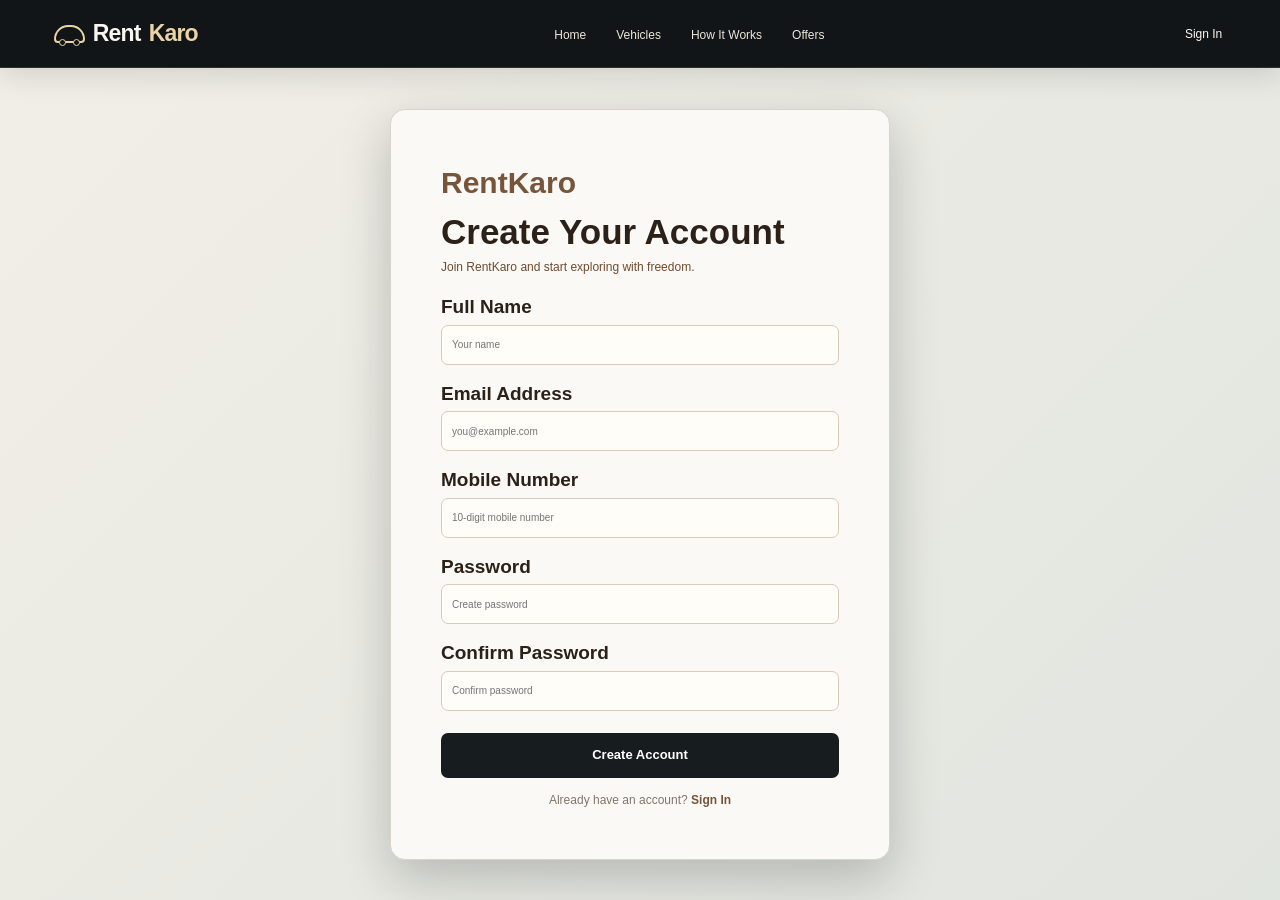
<file: signup.html>
﻿<!DOCTYPE html><html lang="en"><head><meta charset="UTF-8"><meta name="viewport" content="width=device-width,initial-scale=1.0"><title>Sign Up | RentKaro</title><link rel="stylesheet" href="css/style.css"></head><body><header class="navbar"><a class="logo" href="index.html"><i class="logo-mark"></i>Rent<span>Karo</span></a><ul class="nav-links"><li><a href="index.html">Home</a></li><li><a href="vehicle-listing.html">Vehicles</a></li><li><a href="index.html#how">How It Works</a><li><a href="index.html#offers">Offers</a></ul><div class="nav-actions"><a class="login-btn" href="login.html">Sign In</a></div></header><main class="auth-page"><div class="auth-card"><div class="auth-brand">RentKaro</div><h1>Create Your Account</h1><p>Join RentKaro and start exploring with freedom.</p><form onsubmit="event.preventDefault();signupUser()"><div class="form-group"><label>Full Name</label><input id="name" required placeholder="Your name"></div><div class="form-group"><label>Email Address</label><input id="signupEmail" type="email" required placeholder="you@example.com"></div><div class="form-group"><label>Mobile Number</label><input id="mobile" required placeholder="10-digit mobile number"></div><div class="form-group"><label>Password</label><input id="signupPassword" type="password" required placeholder="Create password"></div><div class="form-group"><label>Confirm Password</label><input id="confirmPassword" type="password" required placeholder="Confirm password"></div><button class="full-btn">Create Account</button></form><div class="auth-footer">Already have an account? <a href="login.html">Sign In</a></div></div></main><script src="js/script.js"></script><script src="js/nav-auth.js" data-root=""></script></body></html>
</file>
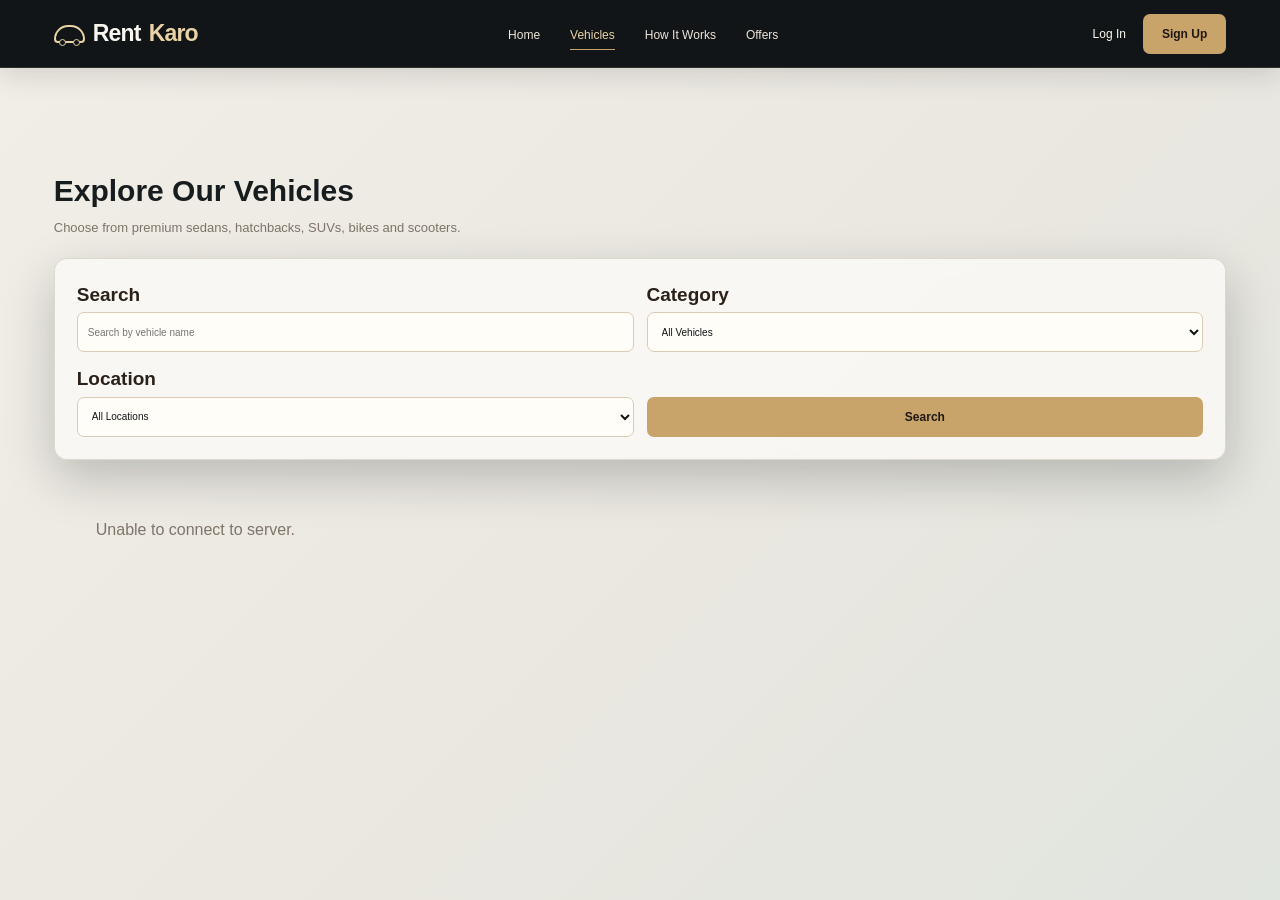
<file: vehicle-listing.html>
<!DOCTYPE html>
<html lang="en">
<head>
<meta charset="UTF-8">
<meta name="viewport" content="width=device-width,initial-scale=1.0">
<title>Vehicles | RentKaro</title>
<link rel="stylesheet" href="css/style.css">
<style>
.vehicles-loading {
    text-align: center;
    padding: 40px;
    font-size: 14px;
    color: #7f7469;
}
.vehicle-empty {
    text-align: center;
    padding: 40px;
    color: #7f7469;
}
</style>
</head>
<body>

<header class="navbar">
    <a class="logo" href="index.html">
        <i class="logo-mark"></i>Rent<span>Karo</span>
    </a>
    <ul class="nav-links">
        <li><a href="index.html">Home</a></li>
        <li><a class="active" href="vehicle-listing.html">Vehicles</a></li>
        <li><a href="index.html#how">How It Works</a></li>
        <li><a href="index.html#offers">Offers</a></li>
    </ul>
    <div class="nav-actions">
        <a class="login-btn" href="login.html">Log In</a>
        <a class="signup-btn" href="signup.html">Sign Up</a>
    </div>
</header>

<main class="page-shell">
    <h1 class="page-title">Explore Our Vehicles</h1>
    <p class="page-lead">Choose from premium sedans, hatchbacks, SUVs, bikes and scooters.</p>

    <div class="panel" style="margin-bottom:18px">
        <div class="form-grid">
            <div class="form-group">
                <label>Search</label>
                <input id="searchInput" placeholder="Search by vehicle name">
            </div>
            <div class="form-group">
                <label>Category</label>
                <select id="categorySelect">
                    <option value="">All Vehicles</option>
                    <option value="Sedan">Sedan</option>
                    <option value="Hatchback">Hatchback</option>
                    <option value="SUV">SUV</option>
                    <option value="Bike">Bike</option>
                    <option value="Scooter">Scooter</option>
                </select>
            </div>
            <div class="form-group">
                <label>Location</label>
                <select id="locationSelect">
                    <option value="">All Locations</option>
                    <option value="Mumbai">Mumbai</option>
                    <option value="Pune">Pune</option>
                    <option value="Goa">Goa</option>
                </select>
            </div>
            <div class="form-group" style="display:flex;align-items:flex-end">
                <button id="searchVehiclesBtn" class="primary-btn" style="width:100%">Search</button>
            </div>
        </div>
    </div>

    <div id="vehiclesContainer" class="featured-grid">
        <div class="vehicles-loading">Loading vehicles...</div>
    </div>
</main>

<script>
let allVehicles = [];

async function loadVehicles() {
    const vehiclesContainer = document.getElementById("vehiclesContainer");
    vehiclesContainer.innerHTML = '<div class="vehicles-loading">Loading vehicles...</div>';

    try {
        const params = new URLSearchParams();
        const search = document.getElementById("searchInput").value.trim();
        const category = document.getElementById("categorySelect").value;
        const location = document.getElementById("locationSelect").value;

        if (search) params.set("search", search);
        if (category) params.set("category", category);
        if (location) params.set("status", location);

        const response = await fetch("./backend/get-vehicles.php?" + params.toString());
        const result = await response.json();

        if (result.success) {
            allVehicles = result.vehicles;
            displayVehicles(result.vehicles);
        } else {
            vehiclesContainer.innerHTML = '<div class="vehicle-empty">Failed to load vehicles.</div>';
        }
    } catch (error) {
        console.error("Error loading vehicles:", error);
        vehiclesContainer.innerHTML = '<div class="vehicle-empty">Unable to connect to server.</div>';
    }
}

function displayVehicles(vehicles) {
    const vehiclesContainer = document.getElementById("vehiclesContainer");

    if (!vehicles || vehicles.length === 0) {
        vehiclesContainer.innerHTML = '<div class="vehicle-empty">No vehicles found matching your criteria.</div>';
        return;
    }

    let html = "";
    vehicles.forEach(vehicle => {
        html += `
        <article class="vehicle-card">
            <div class="vehicle-image-wrap">
                <img src="${vehicle.image}" alt="${vehicle.vehicle_name}">
                <span class="fav">♡</span>
            </div>
            <div class="vehicle-body">
                <div class="vehicle-top">
                    <h3 class="vehicle-name">${vehicle.vehicle_name}</h3>
                    <span class="vehicle-tag">${vehicle.vehicle_type}</span>
                </div>
                <div class="vehicle-meta">
                    <span>♙ ${vehicle.seats} Seats</span>
                    <span>${vehicle.transmission}</span>
                    <span>◉ ${vehicle.fuel_type}</span>
                </div>
                <div class="vehicle-bottom">
                    <div class="vehicle-price">₹${Number(vehicle.price_per_day).toLocaleString("en-IN")} <span>/ day</span></div>
                    <a class="small-btn" href="booking.html?vehicle_id=${vehicle.vehicle_id}">Book</a>
                </div>
            </div>
        </article>
        `;
    });
    vehiclesContainer.innerHTML = html;
}

// Event listeners
document.getElementById("searchVehiclesBtn").addEventListener("click", loadVehicles);
document.getElementById("searchInput").addEventListener("keypress", function(e) {
    if (e.key === "Enter") loadVehicles();
});
document.getElementById("categorySelect").addEventListener("change", loadVehicles);
document.getElementById("locationSelect").addEventListener("change", loadVehicles);

// Initial load
loadVehicles();
</script>
<script src="js/nav-auth.js" data-root=""></script>

</body>
</html>
</file>
<file: css/style.css>
:root{
  --ink:#111517;
  --espresso:#171d1e;
  --espresso-2:#20292a;
  --brown:#76553b;
  --brown-2:#9a704b;
  --gold:#c9a46a;
  --sand:#ead3a5;
  --sand-2:#f4e6c9;
  --cream:#f1eee7;
  --cream-2:#e5e1d8;
  --paper:#faf9f5;
  --muted:#98a09c;
  --line:rgba(234,211,165,.20);
  --line-light:#d8d4ca;
  --white:#f8f6ef;
  --success:#92b59f;
  --danger:#c98678;
  --shadow:0 18px 50px rgba(8,12,13,.22);
  --radius:14px;
}
*{box-sizing:border-box;margin:0;padding:0}
html{scroll-behavior:smooth}
body{
  font-family:"Poppins",Arial,sans-serif;
  background-color:var(--ink);
  background-image:radial-gradient(circle at 15% 0%,rgba(201,164,106,.09),transparent 27%),radial-gradient(circle at 90% 35%,rgba(146,181,159,.07),transparent 24%),linear-gradient(rgba(255,255,255,.018) 1px,transparent 1px),linear-gradient(90deg,rgba(255,255,255,.018) 1px,transparent 1px);
  background-size:auto,auto,34px 34px,34px 34px;
  color:var(--white);
  line-height:1.5;
  overflow-x:hidden;
}
a{color:inherit;text-decoration:none}
button,input,select{font:inherit}
button{cursor:pointer}
img{max-width:100%;display:block}
.container{width:min(1440px,94%);margin:auto}

/* HEADER */
.navbar{
  min-height:68px;
  padding:0 4.2%;
  display:flex;
  align-items:center;
  gap:28px;
  background:rgba(17,21,23,.96);
  border-bottom:1px solid rgba(234,211,165,.14);
  box-shadow:0 8px 28px rgba(0,0,0,.12);
  position:sticky;top:0;z-index:1000;
}
.logo{
  display:flex;align-items:center;gap:8px;
  min-width:128px;
  font-size:23px;font-weight:600;letter-spacing:-.8px;
}
.logo-mark{
  width:31px;height:18px;border:2px solid var(--sand);
  border-radius:18px 18px 5px 5px;
  position:relative;display:inline-block;
}
.logo-mark:before,.logo-mark:after{
  content:"";position:absolute;bottom:-5px;width:5px;height:5px;
  border:1.5px solid var(--sand);border-radius:50%;background:var(--ink)
}
.logo-mark:before{left:3px}.logo-mark:after{right:3px}
.logo span{color:var(--sand)}
.nav-links{
  display:flex;align-items:center;justify-content:center;gap:30px;
  list-style:none;flex:1;
}
.nav-links a{font-size:12px;color:#eee5db;position:relative;padding:25px 0 21px}
.nav-links a:after{
  content:"";position:absolute;left:0;right:0;bottom:13px;height:1px;
  background:var(--gold);transform:scaleX(0);transition:.25s
}
.nav-links a:hover,.nav-links a.active{color:var(--sand)}
.nav-links a:hover:after,.nav-links a.active:after{transform:scaleX(1)}
.nav-actions{display:flex;align-items:center;gap:13px}
.nav-link-btn{font-size:12px;color:#f3eadf}
.nav-link-btn .heart{font-size:18px;vertical-align:-2px;margin-right:4px}
.signup-btn,.primary-btn{
  border:0;background:var(--gold);color:#201812;border-radius:7px;
  padding:11px 19px;font-size:12px;font-weight:600;transition:.25s
}
.signup-btn:hover,.primary-btn:hover{background:#ddb57d;transform:translateY(-1px)}
.login-btn{
  border:0;background:transparent;color:#fff8ef;font-size:12px;padding:9px 4px
}
/* HERO */
.hero{
  min-height:350px;
  position:relative;
  display:flex;align-items:center;
  overflow:hidden;
  background-image:
    linear-gradient(90deg,rgba(241,238,231,.98) 0%,rgba(241,238,231,.92) 26%,rgba(241,238,231,.45) 43%,rgba(17,21,23,.05) 66%,rgba(17,21,23,.16) 100%),
    url("../images/hero-car.png");
  background-size:cover;
  background-position:center center;
}
.hero:after{
  content:"";position:absolute;inset:0;
  background:linear-gradient(0deg,rgba(17,21,23,.22),transparent 35%);
  pointer-events:none
}
.hero-content{width:54%;padding:45px 4.2%;position:relative;z-index:2;color:var(--ink)}
.hero h1{
  font-size:41px;line-height:1.12;letter-spacing:-1.5px;
  max-width:590px;margin-bottom:13px;font-weight:600
}
.hero h1 span{color:var(--brown-2)}
.hero p{max-width:500px;color:#4f463d;font-size:13px;line-height:1.75;margin-bottom:21px}
.hero-btn{display:inline-flex;align-items:center;justify-content:center;background:var(--espresso);color:var(--white);border-radius:7px;padding:11px 19px;font-size:12px;font-weight:600}

/* SEARCH */
.search-section{padding:0 4.2%;position:relative;z-index:5;margin-top:-30px}
.search-box{
  display:grid;grid-template-columns:1.25fr 1fr 1fr 1fr auto;
  gap:25px;align-items:end;padding:25px 25px;
  background:rgba(23,29,30,.96);
  border:1px solid rgba(234,211,165,.28);
  backdrop-filter:blur(12px);
  border-radius:25px;box-shadow:var(--shadow)
}
.search-item{min-width:0}
.search-item label{display:block;font-size:12px;color:#e9dccd;margin:0 0 5px 2px}
.search-item input,.search-item select{
  width:100%;height:37px;border:1px solid rgba(231,201,159,.20);
  border-radius:10px;background:#111718;color:#eee9dd;
  padding:0 10px;font-size:12px;outline:none
}
.search-item input::placeholder{color:#aaa097;}
.search-item input:focus,.search-item select:focus{border-color:var(--gold)}
.search-btn{
  height:40px;min-width:135px;border:0;border-radius:10px;
  background:var(--gold);color:#211a15;font-size:11px;font-weight:600
}

/* GENERAL SECTIONS */
.section{padding:28px 4.2% 4px;background:linear-gradient(180deg,var(--ink),#171e1f)}
.section.light{background:var(--cream);color:var(--ink)}
.section-head{display:flex;justify-content:space-between;align-items:end;margin-bottom:15px}
.section-title{font-size:17px;line-height:1.2;font-weight:600}
.section-subtitle{font-size:10px;color:var(--muted);margin-top:4px}
.view-all{font-size:10px;color:var(--sand);white-space:nowrap}
.light .view-all{color:var(--brown)}
.light .section-subtitle{color:#82766a}

/* CATEGORIES */
.category-grid{display:grid;grid-template-columns:repeat(6,1fr);gap:12px}
.category-card{
  min-height:92px;padding:50px 44px 47px;text-align:center;
  border:1px solid var(--line);border-radius:10px;
  background:linear-gradient(145deg,#20292a,#151b1c);
  transition:.25s
}
.category-card:hover,.category-card.active{transform:translateY(-2px);border-color:rgba(234,211,165,.55);background:#273132}
.category-icon{
  width:45px;height:45px;margin:0 auto 7px;border-radius:50%;
  display:flex;align-items:center;justify-content:center;
  border:1px solid rgba(231,201,159,.42);color:var(--sand);font-size:18px
}
.category-card h3{font-size:15px;font-weight:500}
.category-card small{display:block;color:#91857a;font-size:11px;margin-top:2px}

/* FEATURED */
.featured-grid{display:grid;grid-template-columns:repeat(4,1fr);gap:13px}
.vehicle-card{
  background:#1a2223;border:1px solid var(--line);border-radius:10px;overflow:hidden;
  box-shadow:0 9px 25px rgba(0,0,0,.13);transition:.25s
}
.vehicle-card:hover{transform:translateY(-3px);border-color:rgba(231,201,159,.42)}
.vehicle-image-wrap{position:relative}
.vehicle-card>img,.vehicle-image-wrap img{width:100%;height:210px;object-fit:cover;color:#fffaf3}
.fav{
  position:absolute;right:8px;top:8px;width:28px;height:28px;border-radius:7px;
  display:flex;align-items:center;justify-content:center;
  background:rgba(28,22,18,.78);border:1px solid rgba(231,201,159,.30);color:var(--sand)
}
.vehicle-body{padding:13px 15px 13px}
.vehicle-top,.vehicle-bottom{display:flex;justify-content:space-between;align-items:center;gap:8px}
.vehicle-name{font-size:20px;font-weight:600;color:var(--white)}
.vehicle-tag{font-size:9px;color:var(--sand);background:#3a2a1e;padding:10px 10px;border-radius:4px}
.vehicle-meta{display:flex;gap:9px;flex-wrap:wrap;color:#aaa096;font-size:9px;margin:7px 0 10px}
.vehicle-price{font-size:17px;font-weight:600;color:var(--white)}
.vehicle-price span{font-size:10px;color:#968a80;font-weight:400}
.small-btn{
  display:inline-flex;align-items:center;justify-content:center;
  padding:7px 10px;border-radius:5px;background:var(--gold);color:#231b15;
  font-size:10px;font-weight:600
}

/* WHY */
.why-section{padding-top:70px}
.why-grid{display:grid;grid-template-columns:repeat(4,1fr);max-width:1300px;margin:auto}
.why-card{
  min-height:150px;padding:30px 27px;border-right:1px solid var(--line);
  display:grid;grid-template-columns:43px 1fr;gap:15px;align-items:start
}
.why-card:last-child{border-right:0}
.why-icon{
  width:50px;height:50px;border:1px solid rgba(231,201,159,.38);border-radius:50%;
  display:flex;align-items:center;justify-content:center;color:var(--sand);font-size:16px
}
.why-card h3{font-size:15px;font-weight:600;margin-top:1px}
.why-card p{font-size:10px;color:#a59a90;line-height:1.45;margin-top:4px}

/* TESTIMONIALS */
.testimonials{background:var(--espresso);padding-bottom:60px}
.review-grid{display:grid;grid-template-columns:repeat(3,1fr);gap:17px}
.review-card{
  background:#1d2526;border:1px solid var(--line);border-radius:9px;padding:30px;
}
.reviewer{display:flex;align-items:center;gap:15px;margin-bottom:10px}
.avatar{
  width:45px;height:45px;border-radius:50%;background:var(--sand);
  color:var(--espresso);display:flex;align-items:center;justify-content:center;
  font-size:11px;font-weight:700
}
.reviewer strong{font-size:15px;display:block}.stars{color:var(--gold);font-size:12px}
.review-card p{font-size:11px;color:#c0b5aa;line-height:1.65}


/* HOW IT WORKS */
.steps{display:grid;grid-template-columns:repeat(4,1fr);gap:0}
.step{padding:30px 22px 70px;border-right:1px dashed rgba(231,201,159,.18);text-align:center}
.step:last-child{border-right:0}
.step-icon{
  width:55px;height:55px;border-radius:50%;margin:0 auto 8px;
  background:#33271e;border:1px solid rgba(231,201,159,.24);
  display:flex;align-items:center;justify-content:center;color:var(--sand);font-size:20px
}
.step h3{font-size:13px;margin-bottom:4px;color:var(--sand)}
.step p{font-size:10px;color:#a99e94;line-height:1.45}



/* FOOTER */
.footer{background:#0c1112;padding:65px 4.2% 50px;border-top:1px solid rgba(234,211,165,.10)}
.footer-grid{display:grid;grid-template-columns:1.45fr 1fr 1fr 1fr 1.1fr;gap:30px}
.footer h3{font-size:20px;margin-bottom:8px}.footer .brand{font-size:30px;color:var(--sand)}
.footer p,.footer a{font-size:11px;color:#a79b90;line-height:1.6}
.footer a{display:block;margin-bottom:2px}.footer a:hover{color:var(--sand)}
.socials{display:flex;gap:8px;margin-top:9px}.social{width:35px;height:35px;border-radius:50%;background:#202a2b;display:flex;align-items:center;justify-content:center;font-size:9px;color:#d8c9ba}
.footer-bottom{border-top:1px solid rgba(255,255,255,.08);margin-top:17px;padding-top:15px;text-align:center;font-size:12px;color:#756a60}

/* INNER PAGES */
.page-shell{min-height:calc(100vh - 68px);background:linear-gradient(135deg,var(--cream) 0%,#e9e7e0 58%,#e1e5df 100%);color:var(--ink);padding:100px 4.2%}
.profile-shell{padding-top:120px}.profile-panel{max-width:700px;margin:auto}
.page-title{font-size:30px;color:var(--espresso);margin-bottom:5px}.page-lead{font-size:13px;color:#7f7469;margin-bottom:20px}
.panel{background:rgba(250,249,245,.88);border:1px solid rgba(118,85,59,.20);border-radius:13px;box-shadow:var(--shadow);padding:22px;backdrop-filter:blur(8px)}
.panel h2{font-size:17px;margin-bottom:12px}
.form-grid{display:grid;grid-template-columns:repeat(2,1fr);gap:13px}
.form-group label{display:block;font-size:19px;font-weight:600;margin-bottom:3px;color:#2b2119}
.form-group input,.form-group select,.form-group textarea{
  width:100%;border:1px solid #dbcab5;border-radius:7px;background:#fffdf8;
  height:40px;padding:0 10px;font-size:10px;color:var(--ink);outline:none
}
.form-group textarea{height:100px;padding-top:9px}
.form-group input:focus,.form-group select:focus,.form-group textarea:focus{border-color:var(--gold)}
.form-actions{margin-top:16px;display:flex;gap:8px;flex-wrap:wrap}
.secondary-btn{background:#e7d7c1;color:#3c2d22;border:0;border-radius:7px;padding:10px 16px;font-size:10px;font-weight:600}
.table-wrap{overflow:auto;border:1px solid var(--line-light);border-radius:10px}
.data-table{width:100%;border-collapse:collapse;min-width:720px;font-size:13px}
.data-table th{background:#dfe3de;color:#263233;font-size:11px;text-transform:uppercase;letter-spacing:.4px}
.data-table th,.data-table td{padding:12px 11px;border-bottom:1px solid #e5d7c6;text-align:left;white-space:nowrap}
.data-table tr:last-child td{border-bottom:0}
.data-table tr:hover td{background:#fffaf3}
.table-actions{display:flex;gap:6px;align-items:center}
.table-action{border:0;border-radius:5px;background:#e7d7c1;color:#3c2d22;padding:7px 10px;font-size:10px;font-weight:600;cursor:pointer}
.table-action:hover{background:#d8bc98}.table-action.delete-action{background:#f2ddd8;color:#8d4e42}.table-action.delete-action:hover{background:#e8c4bc}
.badge{display:inline-flex;padding:3px 7px;border-radius:20px;font-size:10px;font-weight:550;background:#e7d8c4;color:#5d4937}
.badge.success{background:#dceadf;color:#416447}.badge.danger{background:#f2ddd8;color:#8d4e42}
.stat-grid{display:grid;grid-template-columns:repeat(4,1fr);gap:15px;margin-bottom:18px}
.stat{background:rgba(250,249,245,.78);border:1px solid var(--line-light);border-radius:11px;padding:16px}
.stat small{font-size:11px;color:#83776c}.stat h2{font-size:24px;color:var(--brown);margin-top:4px}
.card-grid{display:grid;grid-template-columns:repeat(3,1fr);gap:14px}
.simple-card{background:rgba(250,249,245,.78);border:1px solid var(--line-light);border-radius:11px;padding:19px}
.simple-card h3{font-size:15px;margin-bottom:5px}.simple-card p{font-size:11px;color:#7e7267}
.auth-page{min-height:calc(100vh - 68px);background:linear-gradient(135deg,var(--cream),#e1e5df);display:flex;align-items:center;justify-content:center;padding:35px 5%}
.auth-card{width:min(500px,100%);background:var(--paper);border:1px solid var(--line-light);border-radius:15px;box-shadow:var(--shadow);padding:50px}
.auth-card .auth-brand{color:var(--brown);font-size:30px;font-weight:600;margin-bottom:1px}
.auth-card h1{font-size:35px;margin-bottom:0px;color:#2b2119;}.auth-card>p{font-size:12px;color:#6e4b30;margin-bottom:17px}
.auth-card .form-group{margin-bottom:15px}
.full-btn{width:100%;height:45px;border:0;border-radius:7px;background:var(--espresso);color:white;font-size:13px;font-weight:600;margin-top:7px}
.full-btn:hover{background:var(--brown)}
.auth-footer{text-align:center;font-size:12px;color:#82766b;margin-top:13px}.auth-footer a{color:var(--brown);font-weight:600}
.notice{padding:11px 13px;border-radius:8px;background:#f1e5d4;border:1px solid #e0ccb0;color:#59483a;font-size:11px;margin-bottom:14px}
.checkout-layout{max-width:1040px;margin:auto;display:grid;grid-template-columns:minmax(0,1.35fr) minmax(280px,.65fr);gap:18px;align-items:start}
.checkout-panel{padding:28px}.checkout-panel .page-title{margin-bottom:4px}
.payment-methods{border:0;margin:24px 0 0}.payment-methods legend{font-size:15px;font-weight:600;margin-bottom:10px;color:var(--espresso)}
.payment-option{display:flex;align-items:center;gap:12px;padding:15px 13px;margin-bottom:9px;border:1px solid var(--line-light);border-radius:9px;background:#fffdf8;color:var(--ink);cursor:pointer;transition:.2s}
.payment-option:hover{border-color:var(--gold);background:#fffaf3}.payment-option input{accent-color:var(--brown);width:16px;height:16px;flex:0 0 auto}
.payment-option span{display:flex;flex-direction:column;gap:2px;flex:1}.payment-option strong{font-size:12px}.payment-option small{font-size:10px;color:#82766b}.payment-option b{font-size:20px;font-weight:400;color:var(--brown-2)}
.order-summary{padding:24px;background:#2b2119;color:var(--white);border-color:rgba(231,201,159,.3)}.summary-heading,.summary-vehicle,.summary-total{display:flex;justify-content:space-between;align-items:center;gap:12px}.summary-heading h2{font-size:17px;color:var(--white);margin:0}.summary-heading span{font-size:10px;color:var(--sand);border:1px solid rgba(231,201,159,.35);border-radius:5px;padding:3px 7px}.summary-vehicle{padding:18px 0;border-bottom:1px solid var(--line);margin-bottom:8px}.summary-vehicle div{display:flex;flex-direction:column;gap:3px}.summary-vehicle strong{font-size:15px}.summary-vehicle small{font-size:10px;color:#afa095}.summary-vehicle>span{font-size:11px;color:var(--sand);white-space:nowrap}.order-summary dl{font-size:11px;color:#c4b8ac}.order-summary dl div{display:flex;justify-content:space-between;padding:7px 0}.order-summary dd{color:var(--white)}.summary-total{border-top:1px solid var(--line);margin-top:8px;padding-top:15px}.summary-total span{font-size:11px;color:#c4b8ac}.summary-total strong{font-size:23px;color:var(--sand)}.secure-note{font-size:10px;color:#9f9287;line-height:1.5;margin-top:20px}

/* RESPONSIVE */
@media(max-width:1100px){
  .nav-links{gap:18px}.category-grid{grid-template-columns:repeat(3,1fr)}
  .featured-grid{grid-template-columns:repeat(2,1fr)}
  .search-box{grid-template-columns:repeat(2,1fr)}.search-btn{width:100%}
  .hero-content{width:65%}.why-grid{grid-template-columns:repeat(2,1fr)}
  .why-card:nth-child(2){border-right:0}.why-card{margin-bottom:15px}
  .locations-grid{grid-template-columns:repeat(2,1fr)}.steps{grid-template-columns:repeat(2,1fr)}
  .step:nth-child(2){border-right:0}.step{margin-bottom:13px}
  .footer-grid{grid-template-columns:repeat(3,1fr)}.stat-grid{grid-template-columns:repeat(2,1fr)}
}
@media(max-width:720px){
  .navbar{padding:10px 5%;flex-wrap:wrap;gap:8px}.nav-links{order:3;width:100%;overflow:auto;justify-content:flex-start;gap:20px}.nav-links a{padding:8px 0 11px}.nav-links a:after{bottom:4px}
  .nav-actions{margin-left:auto}.login-btn{display:none}
  .hero{min-height:380px;background-position:62% center}.hero-content{width:100%;padding:35px 6%}.hero h1{font-size:31px}
  .search-box{grid-template-columns:1fr;padding:12px}.category-grid,.featured-grid,.review-grid,.locations-grid,.card-grid,.form-grid{grid-template-columns:1fr}
  .why-grid,.steps,.stat-grid{grid-template-columns:1fr}.why-card{border-right:0;border-bottom:1px solid var(--line);padding:12px 4px}.why-card:last-child{border-bottom:0}
  .step{border-right:0;border-bottom:1px dashed rgba(231,201,159,.18);padding-bottom:16px}
  .step:last-child{border-bottom:0}.info-inner{align-items:stretch;flex-direction:column}.newsletter{width:100%}
  .promo{margin-left:4%;margin-right:4%;padding:16px}.promo h2{font-size:15px}
  .footer-grid{grid-template-columns:1fr 1fr}.page-shell{padding:28px 5%}
  .checkout-layout{grid-template-columns:1fr}.checkout-panel{padding:20px}.order-summary{order:-1}
}
</file>
